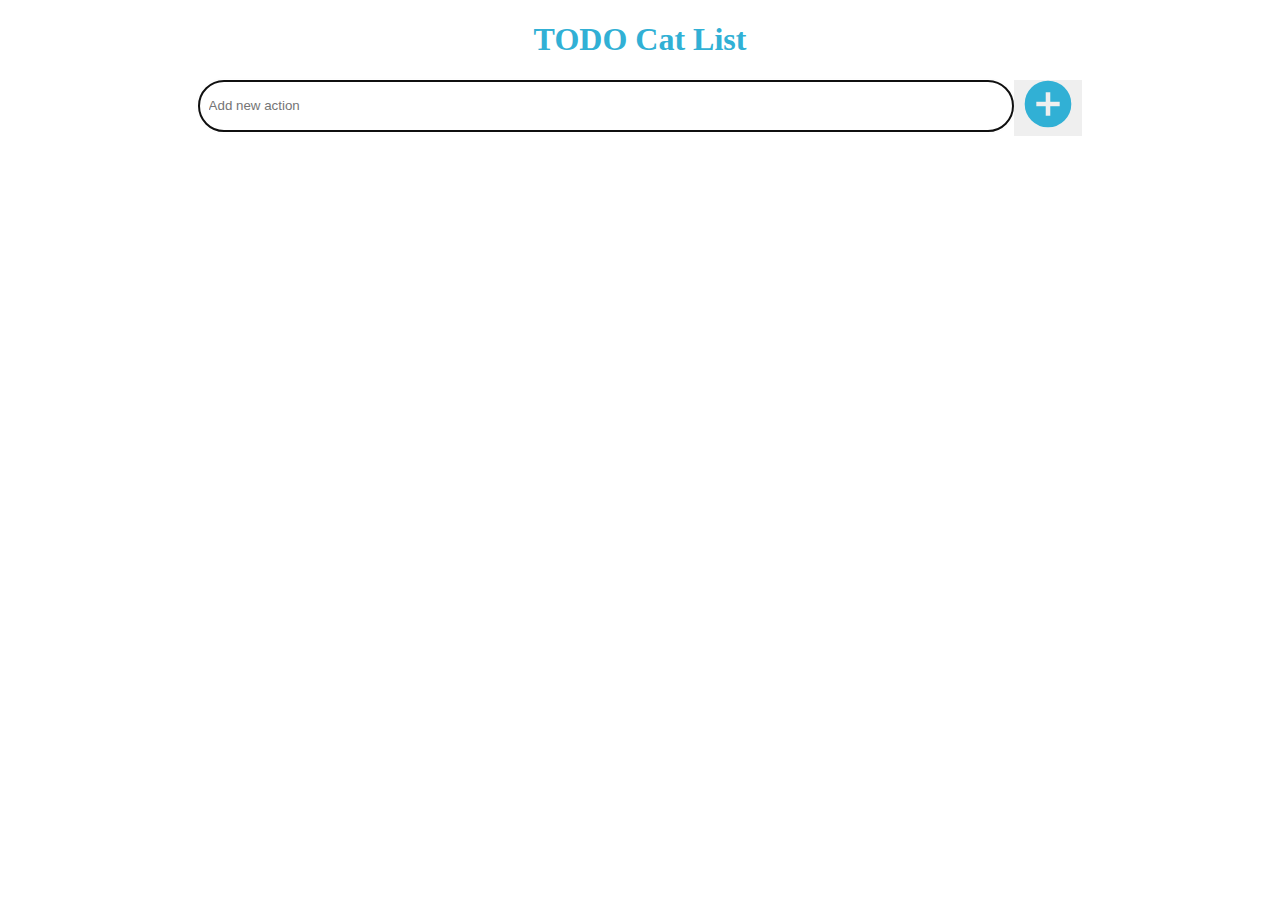
<file: FL11_HW11/index.html>
<!DOCTYPE html>
<html lang="en">
<head>
  <meta charset="UTF-8">
  <title>Homework 11 - TODO Cat List</title>
  <link rel="stylesheet" href="./assets/material-icons/material-icons.css">
  <link rel="stylesheet" href="./assets/styles.css">
</head>
<body>
  <div id="root">
  	<div class="wrapper">
	    <h1>TODO Cat List</h1>
	    <div id="alert"></div>
	    <div id="taskToDo">
	      <input id="input" type="text" aria-label="Enter a new todo item" placeholder="Add new action">
	      <button id="addBtn"><i class="material-icons">add_circle</i></button>
	    </div>
	    <div id="output">
	    </div>
	</div>	
  </div>

  <script src="./src/app.js"></script>
</body>
</html>
</file>
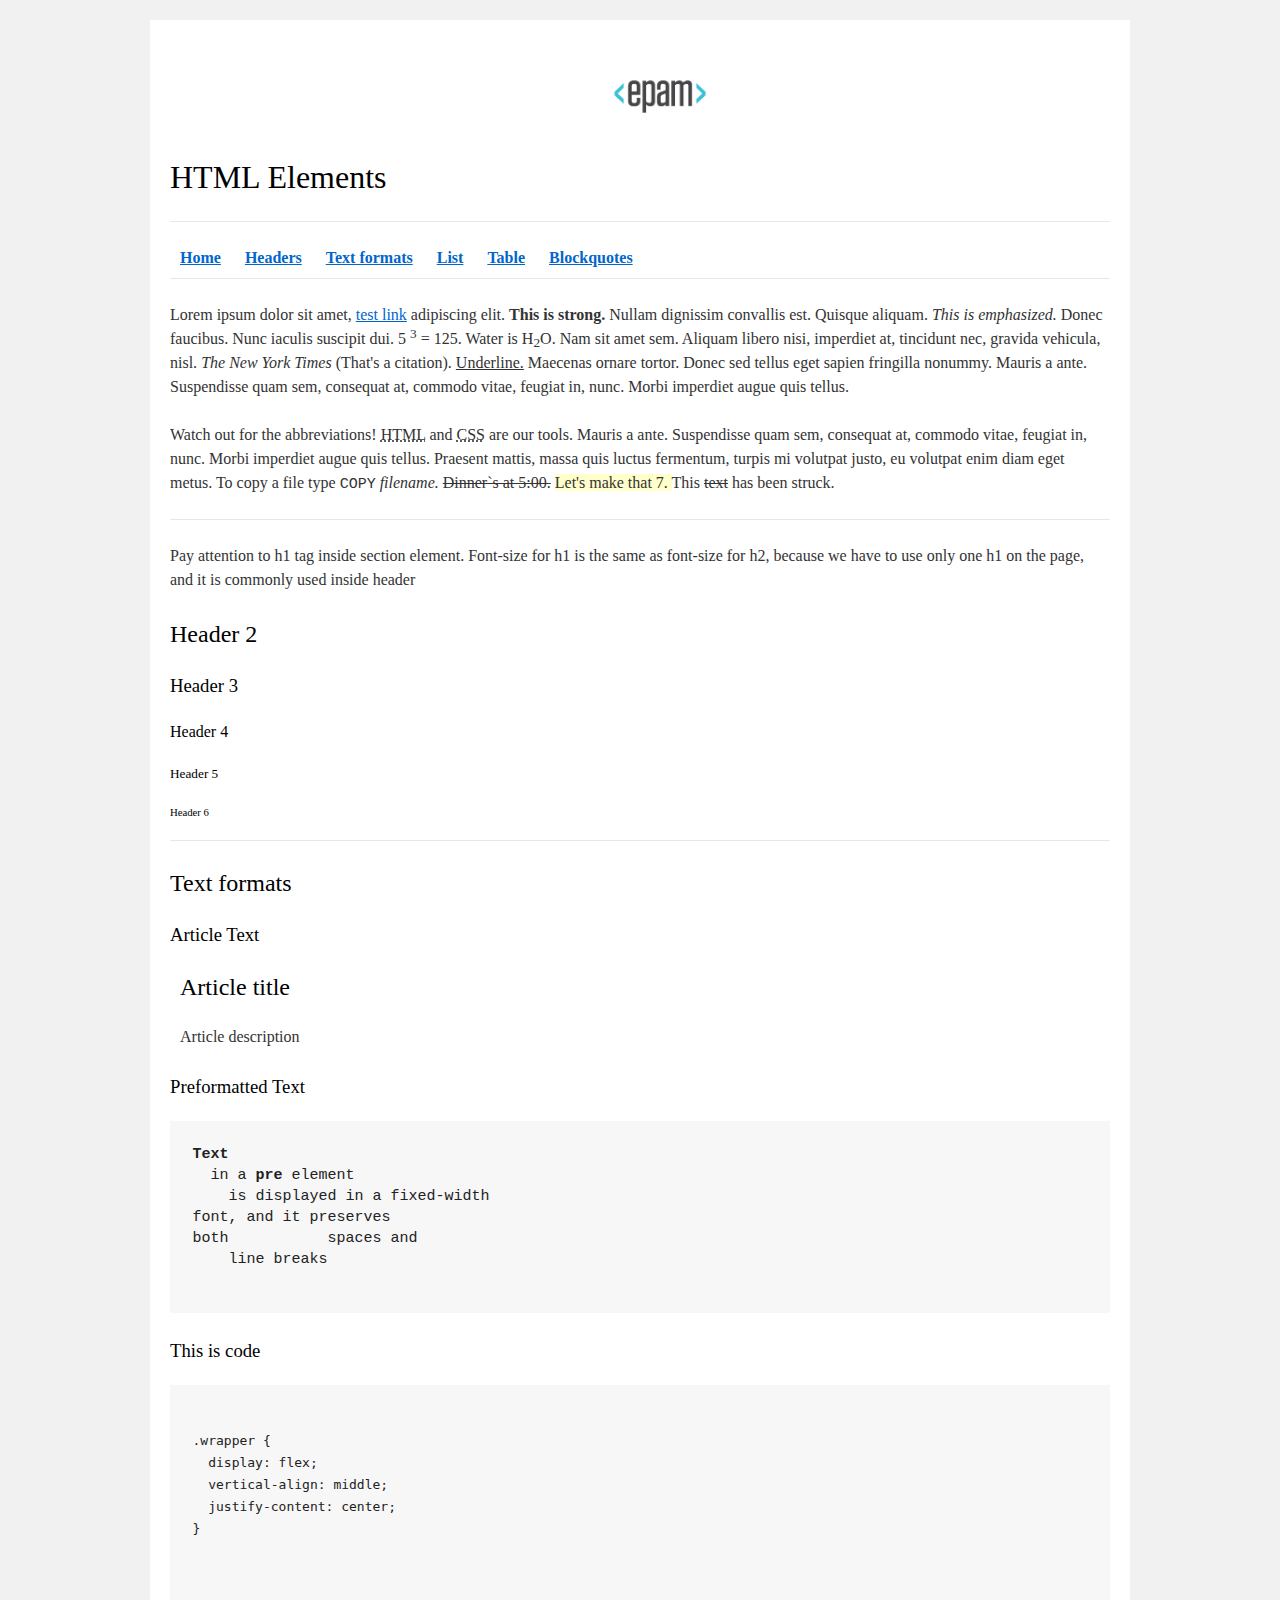
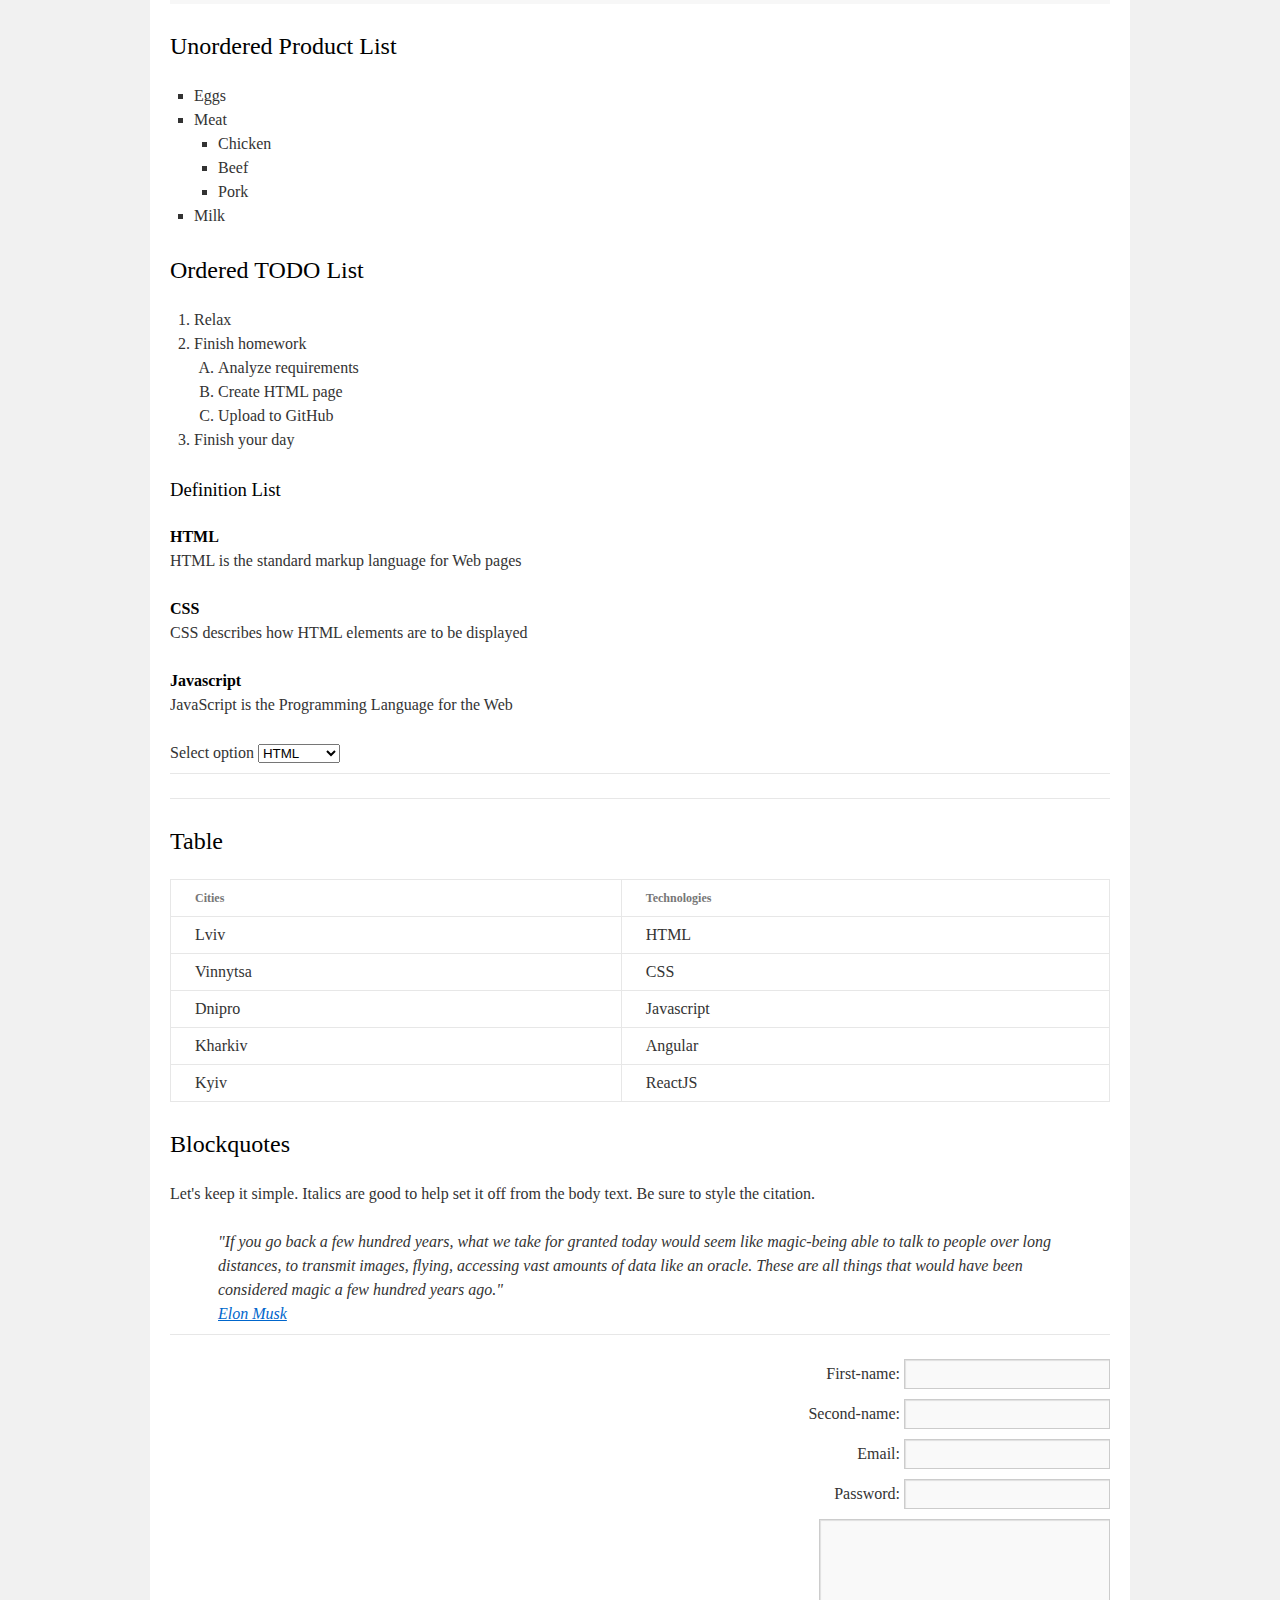
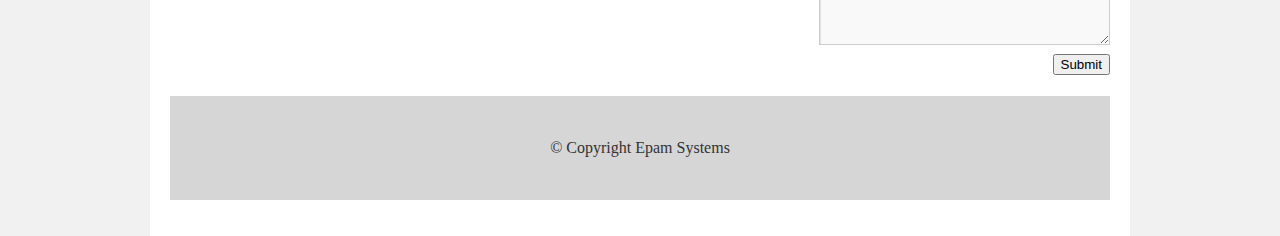
<file: FL11_HW1/homework/index.html>
<!DOCTYPE html>
<html lang="en">

<head>
  <meta charset="utf-8">
  <title>HTML Basics</title>
  <link rel="stylesheet" href="style.css">
</head>

<body>
  <div id="wrapper">
    <div id="main">
      <div id="container">
        <div id="content" role="main">
          <header>
          	<a href="https://www.epam.com/"><img src="logo.png" alt="logo"></a>
          	<h1 id="home">HTML Elements</h1>
          	<hr>
          	<nav>
          		<a href="#home"><strong>Home</strong></a>
          		<a href="#headers"><strong>Headers</strong></a>
          		<a href="#text-formats"><strong>Text formats</strong></a>
          		<a href="#list"><strong>List</strong></a>
          		<a href="#table"><strong>Table</strong></a>
          		<a href="#blockquotes"><strong>Blockquotes</strong></a>
          	</nav>
          	<hr>
          </header>
          <main>
          	<div>
	          	<p>Lorem ipsum dolor sit amet, <a href="#">test link</a> adipiscing elit. 
	          	<strong>This is strong.</strong> Nullam dignissim convallis est. 
	          	Quisque aliquam. 
	          	<em>This is emphasized.</em> Donec faucibus. 
	          	Nunc iaculis suscipit dui. 
	          	5 <sup>3</sup> = 125. 
	          	Water is H<sub>2</sub>O. 
	          	Nam sit amet sem. Aliquam libero nisi, imperdiet at, tincidunt nec, gravida vehicula, nisl. 
	          	<cite>The New York Times</cite> (That&#39;s a citation). 
	          	<u>Underline.</u> Maecenas ornare tortor. Donec sed tellus eget sapien fringilla nonummy. Mauris a ante. 
	          	Suspendisse quam sem, 
	          	consequat at, commodo vitae, feugiat in, nunc. 
	            Morbi imperdiet augue quis tellus.</p>

		        <p>Watch out for the abbreviations! 
		        <abbr title="Hyper Text Markup Language">HTML</abbr> and <abbr title="Cascading Style Sheets">CSS</abbr> are our tools. 
		        Mauris a ante. Suspendisse quam sem, consequat at, commodo vitae, feugiat in, nunc. 
		        Morbi imperdiet augue quis tellus. 
		        Praesent mattis, massa quis luctus fermentum, turpis mi volutpat justo, eu volutpat enim diam eget metus. 
		        To copy a file type <kbd>COPY</kbd> <em>filename.
		        </em> <del>Dinner`s at 5:00.</del> <ins>Let&#39;s make that 7.
		        </ins> This <s>text</s> has been struck.</p>
          	</div>
          	<hr>
          	<section id="headers">
          		<p>Pay attention to h1 tag inside section element. Font-size for h1 is the same as font-size for h2, 
          		because we have to use only one h1 on the page, and it is commonly used inside header</p>
          		<h2>Header 2</h2>
	          	<h3>Header 3</h3>
	          	<h4>Header 4</h4>
	          	<h5>Header 5</h5>
	          	<h6>Header 6</h6>
          	</section>
          	<hr>
          	<section id="text-formats">
          		<h2>Text formats</h2>
          		<h3>Article Text</h3>
          		<article>
          			<h2>Article title</h2>
          			<p>Article description</p>
          		</article>
          		<h3>Preformatted Text</h3>
				<pre>
<strong>Text</strong>
  in a <strong>pre</strong> element
    is displayed in a fixed-width
font, and it preserves
both           spaces and
    line breaks
				</pre>
				<h3>This is code</h3>
				<pre>
<code>
.wrapper {
  display: flex;
  vertical-align: middle;
  justify-content: center;
}
</code>
				</pre>
          	</section>
          	<section id="list">
          		<h2>Unordered Product List</h2>
          		<ul>
				    <li>Eggs</li>
				    <li>Meat
				        <ul>
				            <li>Chicken</li>
				            <li>Beef</li>
				            <li>Pork</li>
				        </ul>
				    </li>
				    <li>Milk</li>
				</ul>
				<h2>Ordered TODO List</h2>
	          	<ol>
	          		<li>Relax</li>
	          		<li>Finish homework
						<ol type="A">
							<li>Analyze requirements</li>
							<li>Create HTML page</li>
							<li>Upload to GitHub</li>
						</ol>
	          		</li>
	          		<li>Finish your day</li>
	          	</ol>
	          	<h3>Definition List</h3>
	          	<dl>
				    <dt>HTML</dt>
				        <dd>HTML is the standard markup language for Web pages</dd>
				    <dt>CSS</dt>
				        <dd>CSS describes how HTML elements are to be displayed</dd>
				    <dt>Javascript</dt>
				    	<dd>JavaScript is the Programming Language for the Web</dd>
				</dl>
				<label for="select">
					Select option
					<select id="select" name="select">
						<option value="red">HTML</option>
						<option value="green">CSS</option>
						<option value="BLUE">Javascript</option>
					</select>
				</label>
          	</section>
          	<hr>
          	<hr>
          	<section id="table">
          		<h2>Table</h2>
				<table>
				    <thead>
				        <tr>
				            <th>Cities</th>
				            <th>Technologies</th>
				        </tr>
				    </thead>
				    <tbody>
				        <tr>
				            <td>Lviv</td>
				            <td>HTML</td>
				        </tr>
				        <tr>
				            <td>Vinnytsa</td>
				            <td>CSS</td>
				        </tr>
				         <tr>
				            <td>Dnipro</td>
				            <td>Javascript</td>
				        </tr>
				        <tr>
				            <td>Kharkiv</td>
				            <td>Angular</td>
				        </tr>
				      	<tr>
				            <td>Kyiv</td>
				            <td>ReactJS</td>
				        </tr>
				    </tbody>
				</table>
          	</section>
          	<section id="blockquotes">
          		<h2>Blockquotes</h2>
          		<p>Let&#39;s keep it simple. Italics are good to help set it off from the body text. Be sure to style the citation.</p>
          		<blockquote>"If you go back a few hundred years, 
          		what we take for granted today would seem like magic-being able to talk to people over long distances, 
          		to transmit images, flying, accessing vast amounts of data like an oracle. 
          		These are all things that would have been considered magic a few hundred years ago."</blockquote>
          		<blockquote><a href="https://en.wikipedia.org/wiki/Elon_Musk">Elon Musk</a></blockquote>
          	</section>
          	<hr>
          	<form action="#" method="post">
          		<div>
          			<label for="first-name">First-name:</label>
          			<input id="first-name" type="text" name="first-name" required>
				</div>
          		<div>          	
          			<label for="second-name">Second-name:</label>
          			<input id="second-name" type="text" name="second-name" required>
          		</div>
          		<div>
	          		<label for="email">Email:</label>
	          		<input id="email" type="email" name="email" required>
          		</div>
				<div>
	          		<label for="password">Password:</label>
	          		<input id="password" type="password" name="password" required>
          		</div>
				<textarea name="textarea" cols="30" rows="5"></textarea>
				<div>
					<button type="submit" name="submit">Submit</button>
				</div>
          	</form>
          </main>
          <footer>
          		&copy; Copyright Epam Systems
          </footer>
        </div>
      </div>
    </div>
  </div>
</body>

</html>
</file>
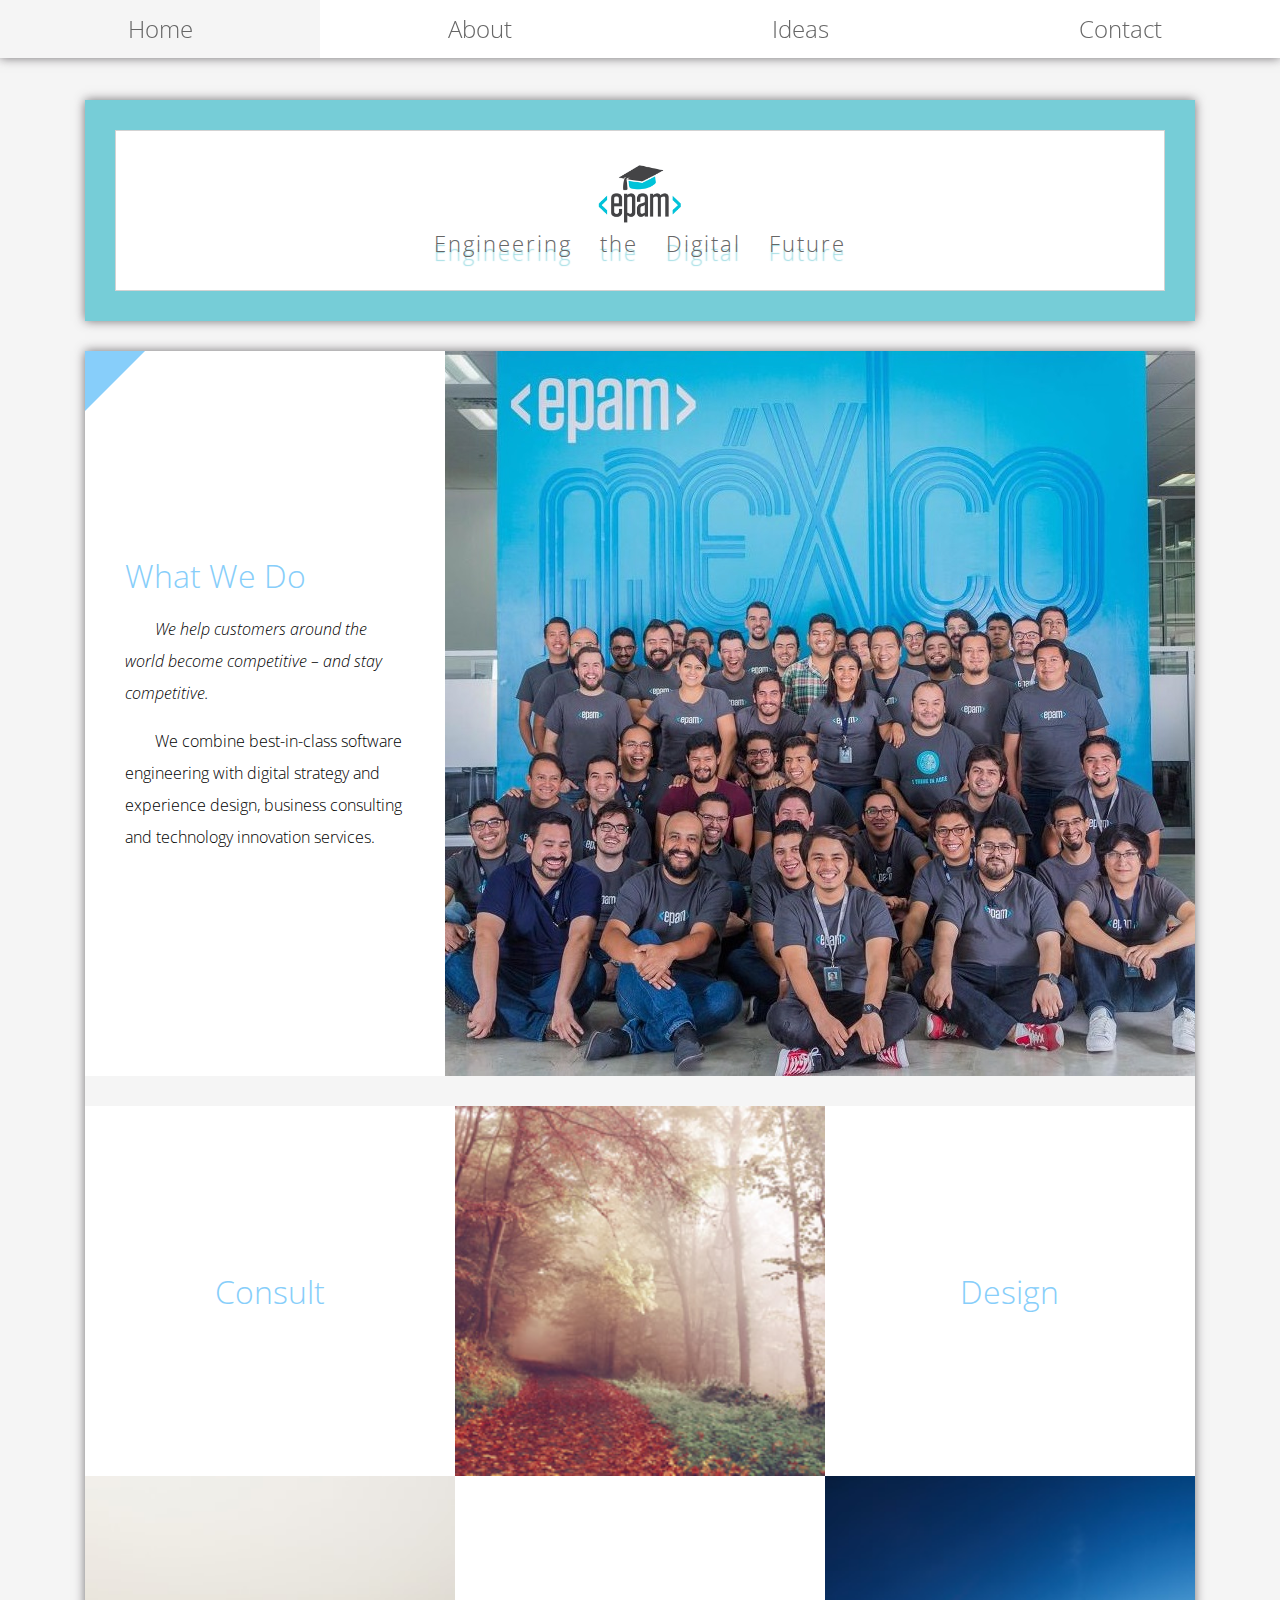
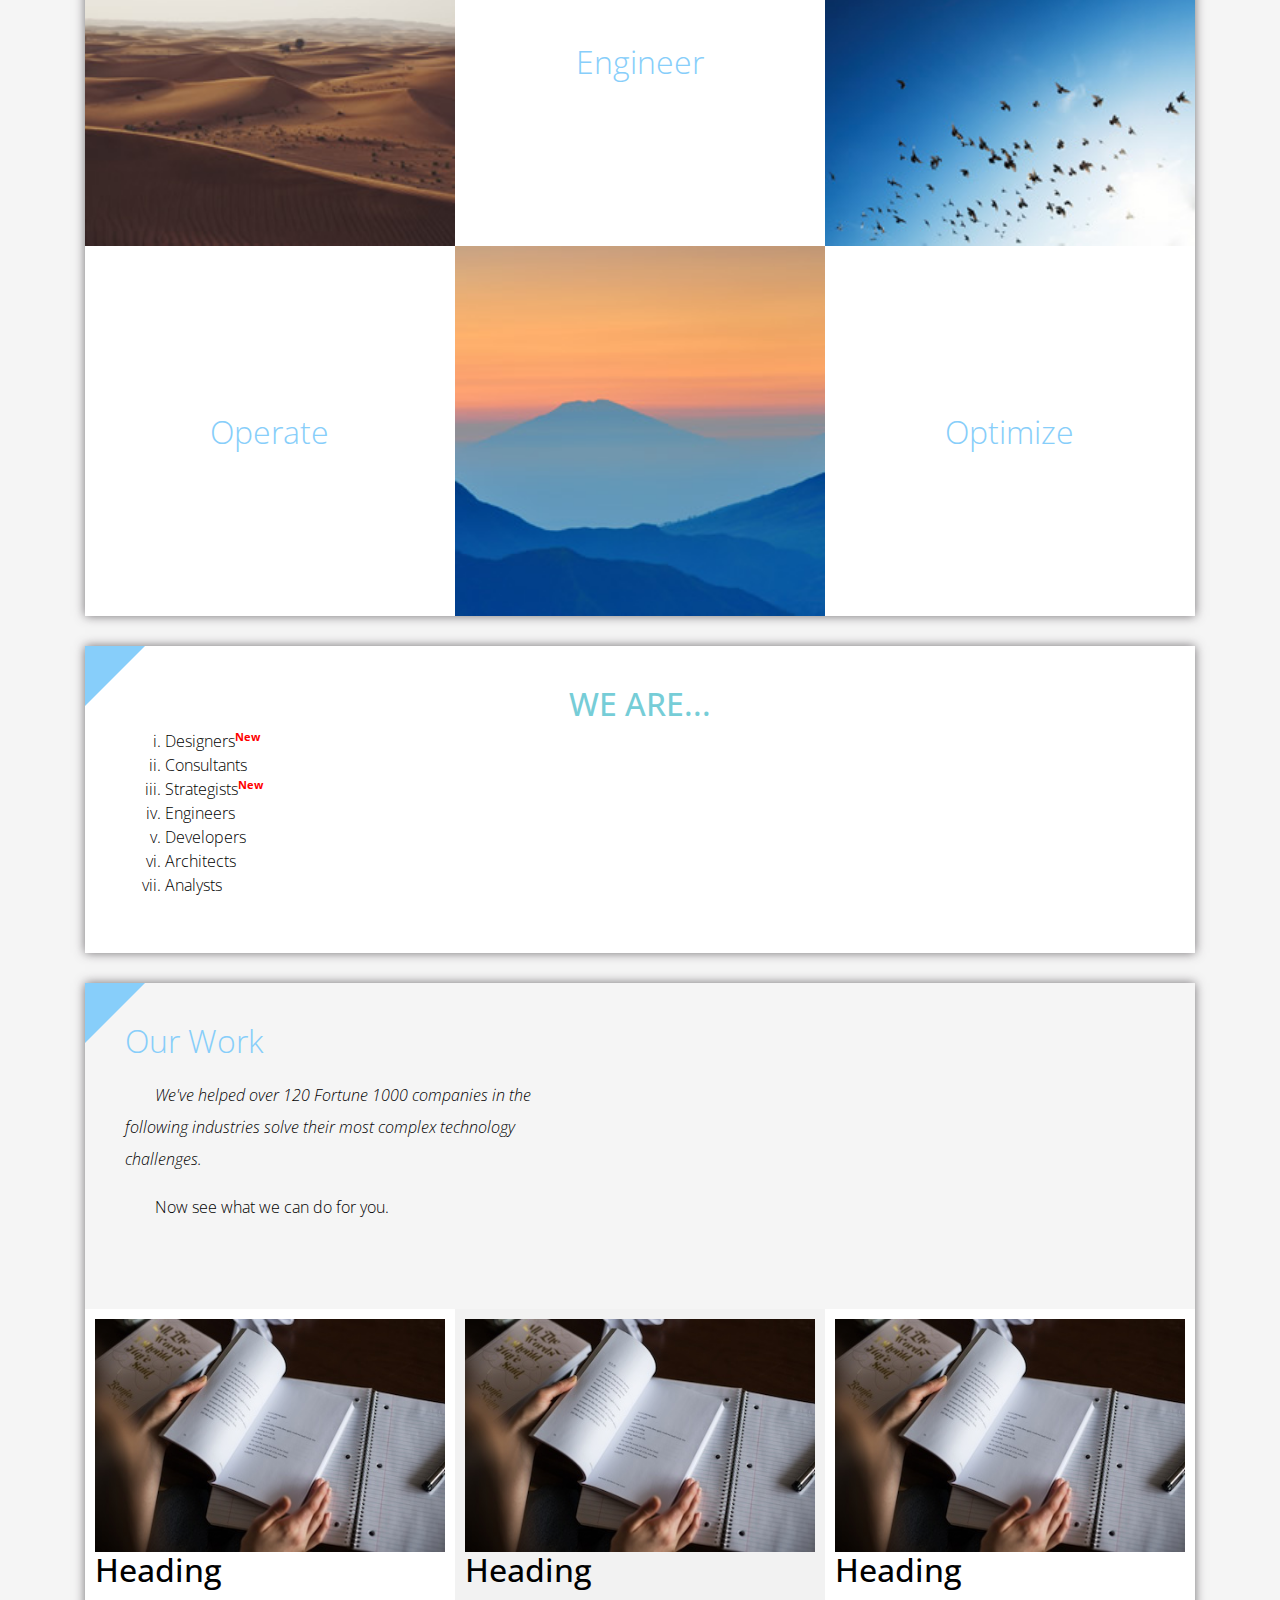
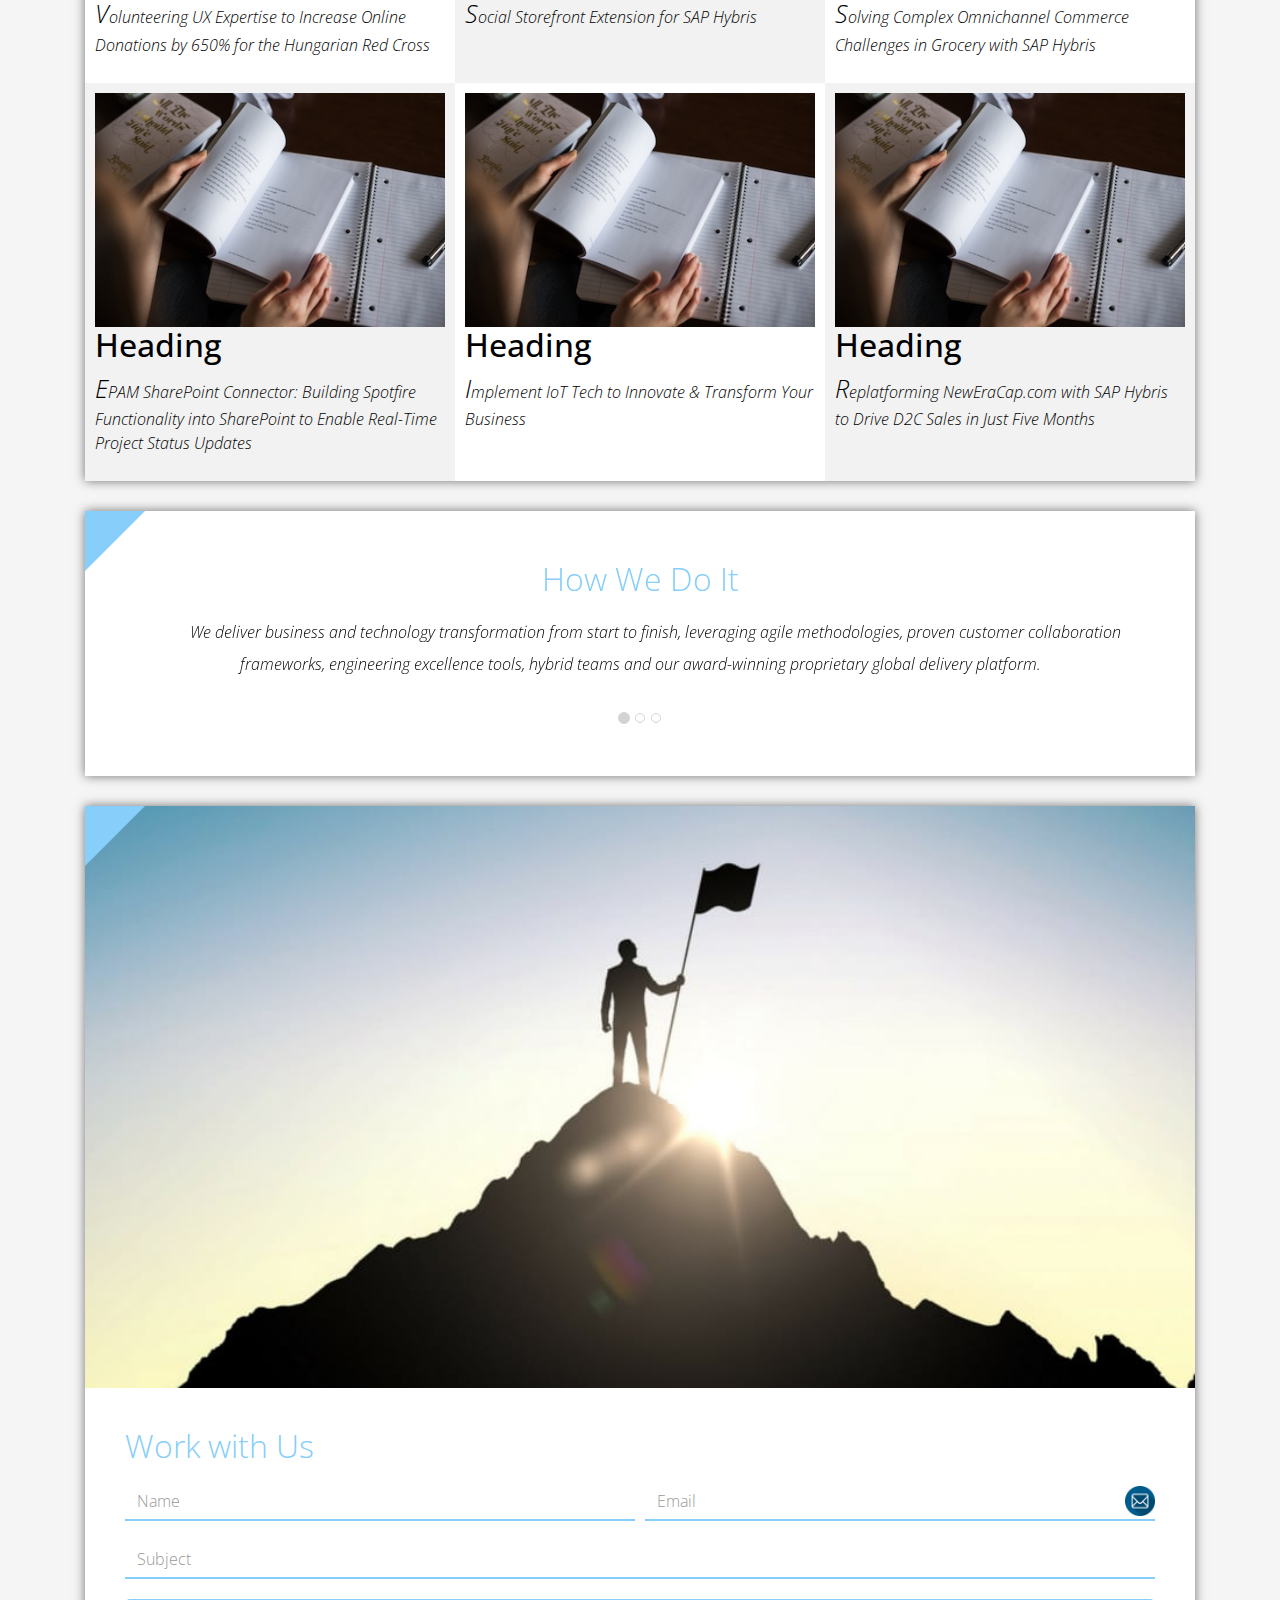
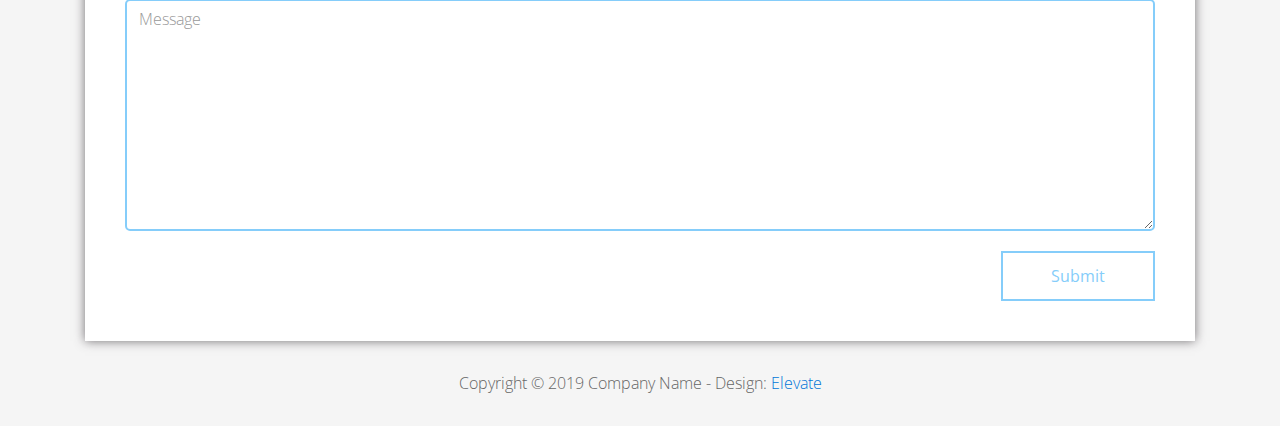
<file: FL11_HW2/homework/index.html>
<!DOCTYPE html>
<html lang="en">
<head>
  <meta charset="utf-8">
  <meta http-equiv="X-UA-Compatible" content="IE=edge">
  <meta name="viewport" content="width=device-width, initial-scale=1">

  <title>CSS Basics HW</title>



  <!-- load stylesheets -->
  <link rel="stylesheet" href="http://fonts.googleapis.com/css?family=Open+Sans:300,400">
  <!-- Google web font "Open Sans" -->
  <link rel="stylesheet" href="css/bootstrap.min.css">
  <!-- Bootstrap style -->
  <link rel="stylesheet" href="css/general.css">
  <link rel="stylesheet" href="css/style.css">
  <!-- Templatemo style -->
</head>

<body>
<div class="container">

  <div class="tm-sidebar">
    <nav class="tm-main-nav">
      <ul>
        <li class="tm-nav-item"><a href="#home" class="tm-nav-item-link">Home</a></li>
        <li class="tm-nav-item"><a href="#about" class="tm-nav-item-link">About</a></li>
        <li class="tm-nav-item"><a href="#ideas" class="tm-nav-item-link">Ideas</a></li>
        <li class="tm-nav-item"><a href="#contact" class="tm-nav-item-link">Contact</a></li>
      </ul>
    </nav>
  </div>

  <div class="tm-main-content">

    <div id="home" class="tm-content-box tm-content-header margin-b-10">
      <div class="tm-banner">
        <div class="tm-banner-inner">
          <img src="img/epam_logo.png" width="100" alt="">
          <p class="tm-banner-text">Engineering the Digital Future</p>
        </div>
      </div>
    </div>

    <section>
      <div class="tm-content-box flex-2-col">

        <div class="padding-medium flex-item tm-team-description-container flex-item">
          <h2 class="tm-section-title">What We Do</h2>
          <p class="tm-section-description">We help customers around the world become competitive – and stay competitive.</p>
          <p class="tm-section-description"> We combine best-in-class software engineering with digital strategy and experience design, business consulting and technology innovation services.</p>
        </div>
        <div class="flex-item tm-team-img">
          <img src="img/epam-mexico.jpg" alt="epam-mexico">
        </div>

      </div>

      <div id="about" class="tm-content-box">

        <ul class="boxes gallery-container">
          <li class="box box-bg">
            <h2 class="tm-section-title tm-section-title-box tm-box-bg-title">Consult</h2>
          </li>
          <li class="box">
            <a href="img/idea-large-01.jpg">
              <img src="img/idea-01.jpg" alt="Image" class="img-fluid thumbnail box-img">
            </a>
          </li>
          <li class="box box-bg">
            <h2 class="tm-section-title tm-section-title-box tm-box-bg-title">Design</h2>
          </li>
          <li class="box">
            <a href="img/idea-large-02.jpg">
              <img src="img/idea-02.jpg" alt="Image" class="img-fluid thumbnail box-img">
            </a>
          </li>
          <li class="box box-bg">
            <h2 class="tm-section-title tm-section-title-box tm-box-bg-title">Engineer</h2>
          </li>
          <li class="box">
            <a href="img/idea-large-03.jpg">
              <img src="img/idea-03.jpg" alt="Image" class="img-fluid thumbnail box-img">
            </a>
          </li>
          <li class="box box-bg">
            <h2 class="tm-section-title tm-section-title-box tm-box-bg-title">Operate</h2>
          </li>
          <li class="box">
            <a href="img/idea-large-04.jpg">
              <img src="img/idea-04.jpg" alt="Image" class="img-fluid thumbnail box-img">
            </a>
          </li>
          <li class="box box-bg">
            <h2 class="tm-section-title tm-section-title-box tm-box-bg-title">Optimize</h2>
          </li>
        </ul>

      </div>

    </section>

    <!-- slider -->
    <section class="heading tm-content-box">
      <div class="padding-medium">
        <h2> WE ARE...</h2>
        <ol>
          <li><a href="index.html" class="text">Designers</a></li>
          <li><a href="index.html">Consultants</a></li>
          <li><a href="#" class="text">Strategists</a></li>
          <li><a href="#">Engineers</a></li>
          <li><a href="#">Developers</a></li>
          <li><a href="#">Architects</a></li>
          <li><a href="#">Analysts</a></li>
        </ol>
      </div>
    </section>

    <section class="blocks">
      <div class="padding-medium flex-item tm-team-description-container">
        <h2 class="tm-section-title">Our Work</h2>
        <p class="tm-section-description">We've helped over 120 Fortune 1000 companies in the following industries solve their most complex technology challenges. </p>
        <p class="tm-section-description"> Now see what we can do for you.</p>
      </div>
      <div class="tm-content-box flex-2-col">
      </div>
      <div  class="tm-content-box">
        <ul class="boxes gallery-container">
          <li class="box box-work">
            <img src="img/study.jpeg" alt="Image" class="img-fluid">
            <div>
              <h2>Heading</h2>
              <p>Volunteering UX Expertise to Increase Online Donations by 650% for the Hungarian Red Cross</p>
            </div>
          </li>
          <li class="box box-work">
            <img src="img/study.jpeg" alt="Image" class="img-fluid">
            <div>
              <h2>Heading</h2>
              <p>Social Storefront Extension for SAP Hybris</p>
            </div>
          </li>
          <li class="box box-work">
            <img src="img/study.jpeg" alt="Image" class="img-fluid">
            <div>
              <h2>Heading</h2>
              <p>Solving Complex Omnichannel Commerce Challenges in Grocery with SAP Hybris</p>
            </div>
          </li>
          <li class="box box-work">
            <img src="img/study.jpeg" alt="Image" class="img-fluid">
            <div>
              <h2>Heading</h2>
              <p>EPAM SharePoint Connector: Building Spotfire Functionality into SharePoint to Enable Real-Time Project Status Updates</p>
            </div>
          </li>
          <li class="box box-work">
            <img src="img/study.jpeg" alt="Image" class="img-fluid">
            <div>
              <h2>Heading</h2>
              <p>Implement IoT Tech to Innovate &amp; Transform Your Business</p>
            </div>
          </li>
          <li class="box box-work">
            <img src="img/study.jpeg" alt="Image" class="img-fluid">
            <div>
              <h2>Heading</h2>
              <p>Replatforming NewEraCap.com with SAP Hybris to Drive D2C Sales in Just Five Months</p>
            </div>
          </li>
        </ul>

      </div>
    </section>

    <section id="ideas">
      <div id="tmCarousel" class="carousel slide tm-content-box" data-ride="carousel">

        <ol class="carousel-indicators">
          <li data-target="#tmCarousel" data-slide-to="0" class="active"></li>
          <li data-target="#tmCarousel" data-slide-to="1" class=""></li>
          <li data-target="#tmCarousel" data-slide-to="2" class=""></li>
        </ol>

        <div class="carousel-inner" role="listbox">

          <div class="carousel-item active">
            <div class="carousel-content">
              <div class="flex-item">
                <h2 class="tm-section-title">How We Do It</h2>
                <p class="tm-section-description carousel-description">We deliver business and technology transformation from start to finish, leveraging agile methodologies, proven customer collaboration frameworks, engineering excellence tools, hybrid teams and our award-winning proprietary global delivery platform.</p>
              </div>
            </div>
          </div>

          <div class="carousel-item">
            <div class="carousel-content">
              <div class="flex-item">
                <h2 class="tm-section-title">Our Clients</h2>
                <p class="tm-section-description carousel-description">Lorem ipsum dolor sit amet,
                  consectetur adipiscing elit. Quisque vel nisi pharetra nibh varius pharetra ac
                  sagittis nisi. Etiam pharetra vestibulum hendrerit. Pellentesque interdum metus
                  sed massa rutrum.</p>
              </div>
            </div>
          </div>

          <div class="carousel-item">
            <div class="carousel-content">
              <div class="flex-item">
                <h2 class="tm-section-title">Our Projects</h2>
                <p class="tm-section-description carousel-description">Donec ex libero, fringilla
                  vitae purus sit amet, rhoncus pharetra lorem. Pellentesque id sem id lacus
                  ultricies vehicula. Aliquam rutrum mi non. Pellentesque interdum metus sed massa
                  rutrum.</p>
              </div>
            </div>
          </div>

        </div>

      </div>
    </section>

    <section class="tm-content-box">
      <img src="img/contact-us.jpg" alt="Contact image" class="img-fluid img-contact-us">

      <div id="contact" class="padding-medium">
        <h2 class="tm-section-title">Work with Us</h2>
        <form action="#contact" method="get" class="contact-form">

          <div class="form-group col-xs-12 col-sm-12 col-md-6 col-lg-6 form-group-2-col-left">
            <input type="text" id="contact_name" name="contact_name" class="form-control"
                   placeholder="Name" required/>
          </div>
          <div class="form-group col-xs-12 col-sm-12 col-md-6 col-lg-6 form-group-2-col-right mandatory-field">
            <input type="email" id="contact_email" name="contact_email" class="form-control"
                   placeholder="Email" required/>
          </div>
          <div class="form-group">
            <input type="text" id="contact_subject" name="contact_subject" class="form-control"
                   placeholder="Subject" required/>
          </div>
          <div class="form-group">
            <textarea id="contact_message" name="contact_message" class="form-control" rows="9"
                      placeholder="Message" required></textarea>
          </div>

          <button type="submit" class="btn btn-primary submit-btn">Submit</button>

        </form>
      </div>
    </section>

    <footer class="tm-footer">
      <p class="text-xs-center">Copyright &copy; 2019 Company Name

        - Design: <a rel="nofollow" href="http://www.templatemo.com/tm-481-elevate"
                     target="_parent">Elevate</a></p>
    </footer>

  </div>

</div>

</body>
</html>
</file>
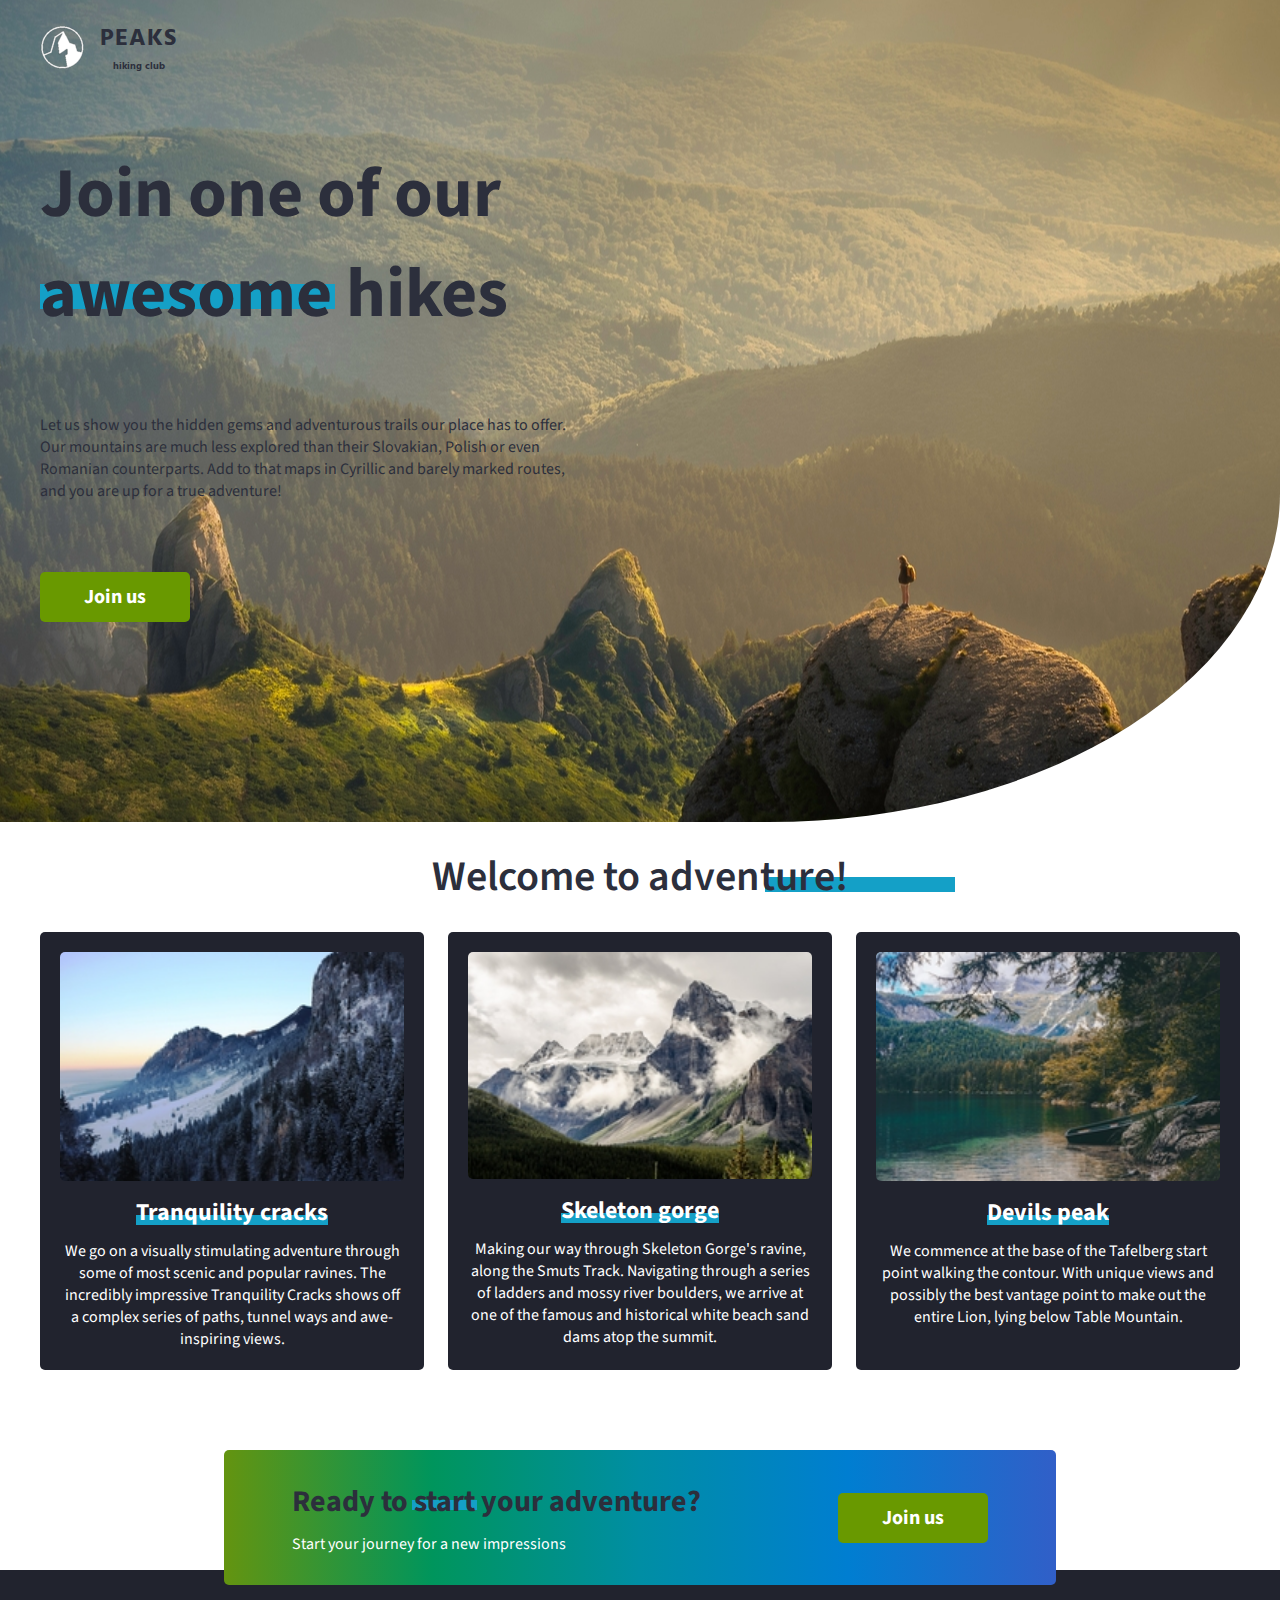
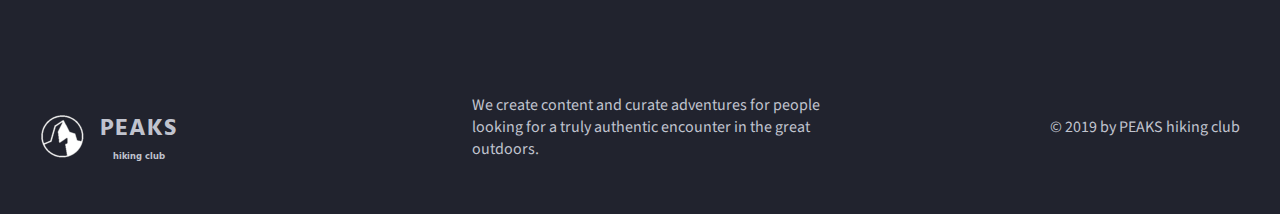
<file: FL11_HW3/homework/index.html>
<!DOCTYPE html>
<html lang="en">

  <head>
    <meta charset="UTF-8">
    <meta name="viewport" content="width=device-width, initial-scale=1.0">
    <meta http-equiv="X-UA-Compatible" content="ie=edge">
    <link href="https://fonts.googleapis.com/css?family=Hind:400,600%7CSource+Sans+Pro:400,600,700%7CFresca" rel="stylesheet"/>

    <!-- Styles should be switched here: -->

    <link rel="stylesheet" type="text/css" href="css/style1.css">
<!--     <link rel="stylesheet" type="text/css" href="css/style2.css">-->

    <title>PEAKS hiking club</title>
  </head>

  <body>
    <header class="header">
      <div class="header-wrap">
        <div class="landing-logo">
          <img src="img/m-logo.png" alt="logo" />
          <p>PEAKS<span>hiking club</span></p>
        </div>
        <p class="header_heading">
          Join one of our awesome hikes
        </p>
        <p class="header_text">
          Let us show you the hidden gems and adventurous trails our place has to offer.
          Our mountains are much less explored than their Slovakian,
          Polish or even Romanian counterparts. Add to that maps in Cyrillic and barely marked routes,
          and you are up for a true adventure!
        </p>
        <button class="header_button">Join us</button>
      </div>
    </header>
    <main class="section">
      <p class="section_text">
        Welcome to adventure!
      </p>
      <div class="section_card_wrap">
        <div class="section_card">
          <img class="section_card_img"
               src="img/m-1.jpg"
               alt="experts"/>
          <p class="section_card_heading">
            Tranquility cracks
            <span class="section_card_underline"></span>
          </p>
          <p class="section_card_text">
            We go on a visually stimulating adventure through some of most scenic and popular ravines.
            The incredibly impressive Tranquility Cracks shows off a complex series of paths, tunnel ways and awe-inspiring views.
          </p>
        </div>
        <div class="section_card">
          <img class="section_card_img"
               src="img/m-2.jpg"
               alt="content formats"/>
          <p class="section_card_heading">
            Skeleton gorge
            <span class="section_card_underline"></span>
          </p>
          <p class="section_card_text">
            Making our way through Skeleton Gorge's ravine, along the Smuts Track.
            Navigating through a series of ladders and mossy river boulders, we arrive at one of the famous and historical white beach sand dams atop the summit.
          </p>
        </div>
        <div class="section_card">
          <img class="section_card_img"
               src="img/m-3.jpg"
               alt="certificate"/>
          <p class="section_card_heading">
            Devils peak
            <span class="section_card_underline"></span>
          </p>
          <p class="section_card_text">
            We commence at the base of the Tafelberg start point walking the contour.
            With unique views and possibly the best vantage point to make out the entire Lion, lying below Table Mountain.
          </p>
        </div>
      </div>
      <div class="section_banner">
        <div class="section_banner_text_wrap">
          <p class="section_banner_heading">
            Ready to start your adventure?
          </p>
          <p class="section_banner_text">
            Start your journey for a new impressions
          </p>
        </div>
        <button class="section_banner_button">Join us</button>
      </div>
    </main>
    <footer class="footer">
      <div class="footer-wrap">
        <div class="footer_logo landing-logo">
          <img src="img/m-logo.png" alt="logo" />
          <p>PEAKS<span>hiking club</span></p>
        </div>
        <p class="footer_text">
          We create content  and curate adventures for  people looking for a truly authentic encounter in the great outdoors.
        </p>
        <span class="footer-cr">
          &copy; 2019 by PEAKS hiking club
        </span>
      </div>
    </footer>
  </body>

</html>
</file>
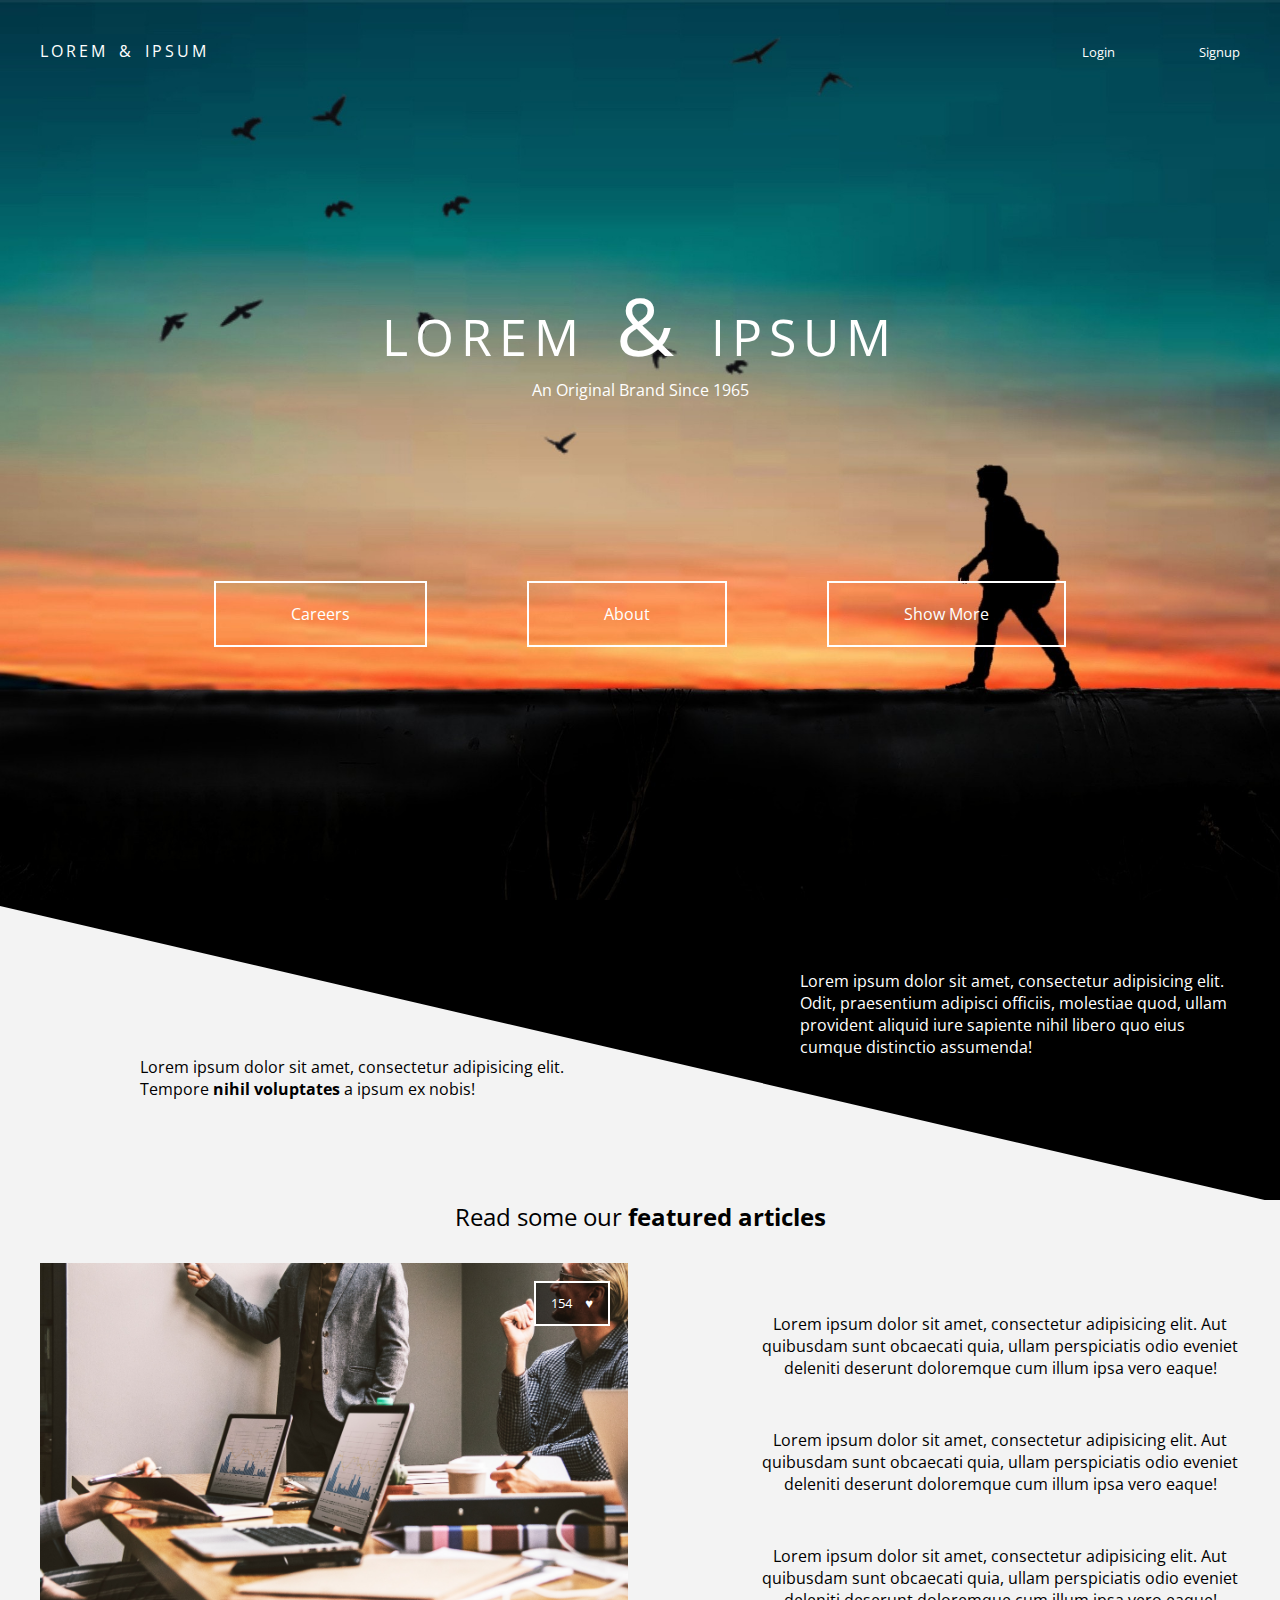
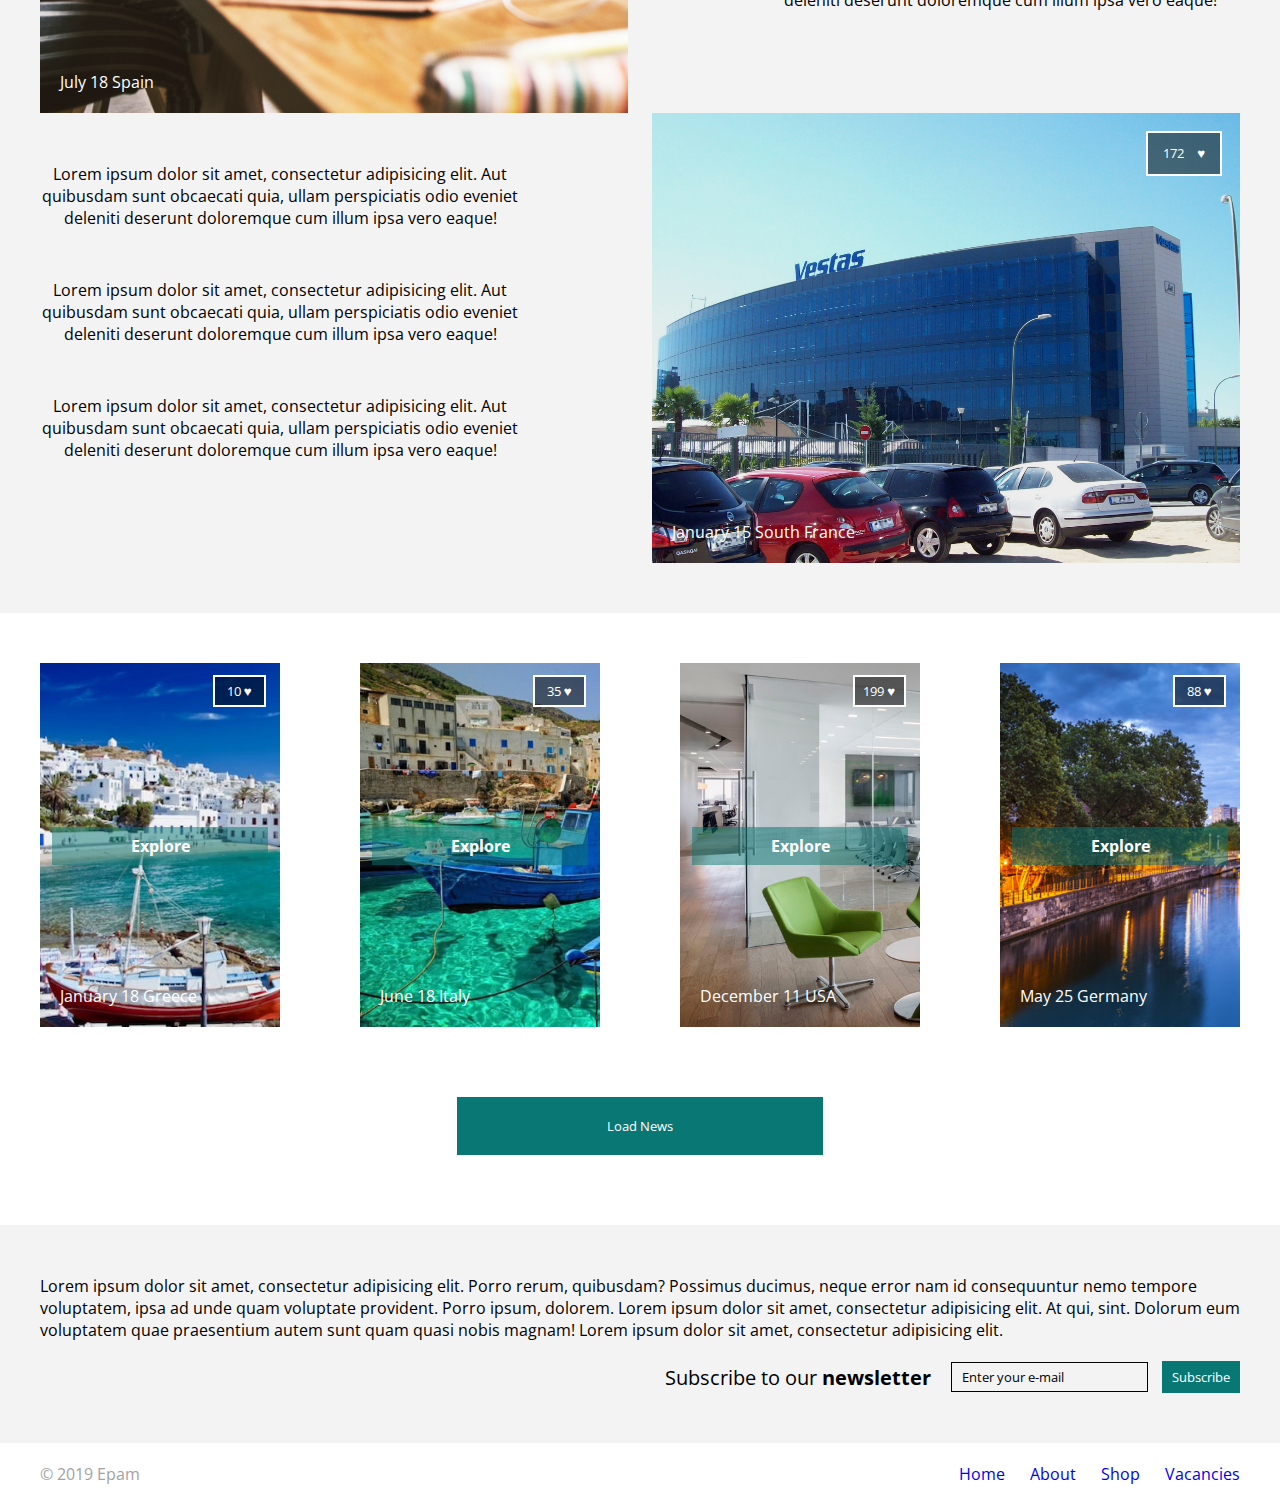
<file: FL11_HW4/homework/index.html>
<!DOCTYPE html>
<html lang="zxx">

  <head>
    <meta charset="UTF-8">
    <meta name="viewport" content="width=device-width, initial-scale=1.0">
    <meta http-equiv="X-UA-Compatible" content="ie=edge">
    <link rel="stylesheet" href="css/style.css">
    <link href="https://fonts.googleapis.com/css?family=Open+Sans:300,400,700&display=swap" rel="stylesheet">


    <title>Homework4</title>
  </head>

  <body>
    <header>
      <div class="container">
        <a href="#" class="logo uppercase">lorem &amp; ipsum</a>
        <div class="log">
          <button class="capitalize">login</button>
          <button class="capitalize">signup</button>
        </div>
      </div>
    </header>
    <main>
      <section class="menu">
          <div class="container">
             <h1 class="uppercase">lorem<span>&amp;</span>ipsum</h1>
             <p class="capitalize">an original brand since 1965</p>
             <div class="navigation">
                <a class="capitalize" href="#">careers</a>
                <a class="capitalize" href="#">about</a>
                <a class="capitalize" href="#">show more</a>
              </div>
          </div>
      </section>
      <div class="triangles-back">
          <p class="triangle-text">Lorem ipsum dolor sit amet, consectetur adipisicing elit. Odit, praesentium adipisci officiis, molestiae quod, ullam provident aliquid iure sapiente nihil libero quo eius cumque distinctio assumenda!</p>
          <div class="triangle">
            <p class="text-inside">
              Lorem ipsum dolor sit amet, consectetur adipisicing elit. Tempore <span>nihil voluptates</span> a ipsum ex nobis!
            </p>
          </div>
      </div>
      <section class="articles">
        <h2>read some our <span>featured articles</span></h2>
        <div class="container">
          <div class="article">
            <div class="article-ava-one">
              <button>154 <span>&hearts;</span></button>
              <p>july 18 spain</p>
            </div>
            <article>
              <p>Lorem ipsum dolor sit amet, consectetur adipisicing elit. Aut quibusdam sunt obcaecati quia, ullam perspiciatis odio eveniet deleniti deserunt doloremque cum illum ipsa vero eaque!</p>
              <p>Lorem ipsum dolor sit amet, consectetur adipisicing elit. Aut quibusdam sunt obcaecati quia, ullam perspiciatis odio eveniet deleniti deserunt doloremque cum illum ipsa vero eaque!</p>
              <p>Lorem ipsum dolor sit amet, consectetur adipisicing elit. Aut quibusdam sunt obcaecati quia, ullam perspiciatis odio eveniet deleniti deserunt doloremque cum illum ipsa vero eaque!</p>
            </article>
          </div>
          <div class="article">
            <article class="article-two">
              <p>Lorem ipsum dolor sit amet, consectetur adipisicing elit. Aut quibusdam sunt obcaecati quia, ullam perspiciatis odio eveniet deleniti deserunt doloremque cum illum ipsa vero eaque!</p>
              <p>Lorem ipsum dolor sit amet, consectetur adipisicing elit. Aut quibusdam sunt obcaecati quia, ullam perspiciatis odio eveniet deleniti deserunt doloremque cum illum ipsa vero eaque!</p>
              <p>Lorem ipsum dolor sit amet, consectetur adipisicing elit. Aut quibusdam sunt obcaecati quia, ullam perspiciatis odio eveniet deleniti deserunt doloremque cum illum ipsa vero eaque!</p>
            </article>
            <div class="article-ava-two">
              <button>172 <span>&hearts;</span></button>
              <p>january 15 south france</p>
            </div>
          </div>
        </div>
      </section>
      <section class="offers">
        <div class="container">
          <div class="offer-one">
            <button class="like">10 <span>&hearts;</span></button>
            <button class="explore">explore</button>
            <p>january 18 greece</p>
          </div>
          <div class="offer-two">
            <button class="like">35 <span>&hearts;</span></button>
            <button class="explore">explore</button>
            <p>june 18 italy</p>
          </div>
          <div class="offer-three">
            <button class="like">199 <span>&hearts;</span></button>
            <button class="explore">explore</button>
            <p>december 11 USA</p>
          </div>
          <div class="offer-four">
            <button class="like">88 <span>&hearts;</span></button>
            <button class="explore">explore</button>
            <p>may 25 germany</p>
          </div>
        </div>
        <div class="container">
          <button class="news">load news</button>
        </div>
      </section>
      <section class="subscribe">
        <div class="container">
          <p>Lorem ipsum dolor sit amet, consectetur adipisicing elit. Porro rerum, quibusdam? Possimus ducimus, neque error nam id consequuntur nemo tempore voluptatem, ipsa ad unde quam voluptate provident. Porro ipsum, dolorem. Lorem ipsum dolor sit amet, consectetur adipisicing elit. At qui, sint. Dolorum eum voluptatem quae praesentium autem sunt quam quasi nobis magnam! Lorem ipsum dolor sit amet, consectetur adipisicing elit.</p>
          <div>
            <p>subscribe to our <span>newsletter</span></p>
            <form action="get">
              <input type="email" placeholder="Enter your e-mail">
              <button>subscribe</button>
            </form>
          </div>
        </div>
      </section>
    </main>
    <footer>
      <div class="container">
        <p>&copy; 2019 epam</p>
        <nav>
          <ul>
            <li><a href="#">home</a></li>
            <li><a href="#">about</a></li>
            <li><a href="#">shop</a></li>
            <li><a href="#">vacancies</a></li>
          </ul>
        </nav>
      </div>
    </footer>
  </body>

</html>
</file>
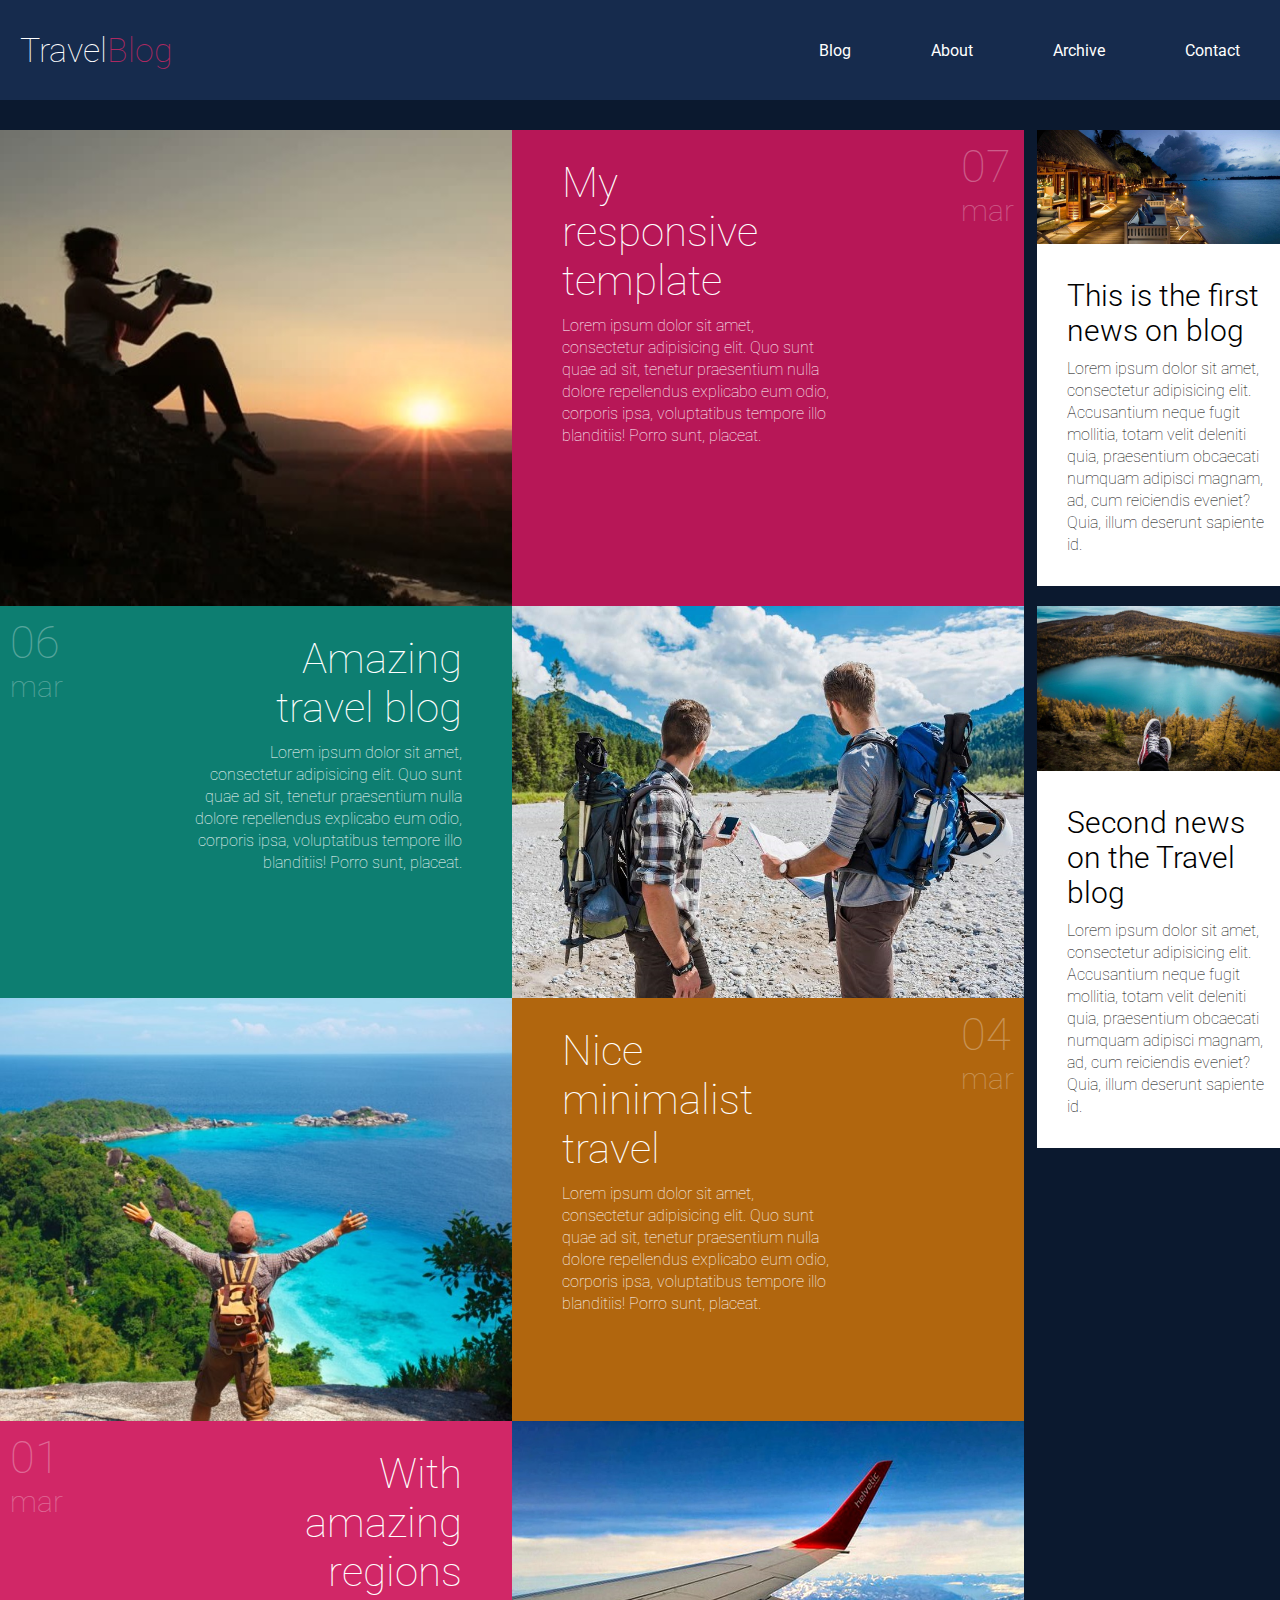
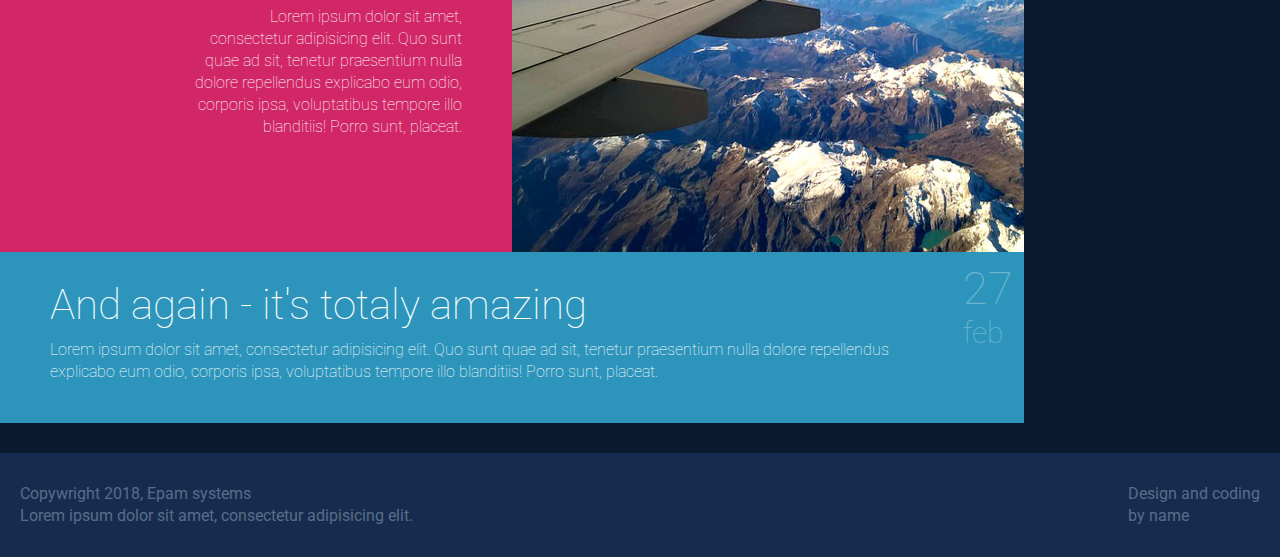
<file: FL11_HW5/homework/index.html>
<!DOCTYPE html>
<html lang="zxx">
<head>
  <meta charset="UTF-8">
  <meta name="viewport" content="width=device-width, initial-scale=1.0">
  <meta http-equiv="X-UA-Compatible" content="ie=edge">
  <link rel="stylesheet" href="css/styles.css">
  <link href='https://fonts.googleapis.com/css?family=Roboto:400,100,300,700&subset=latin,latin-ext' rel='stylesheet' type='text/css'>
  <link rel="stylesheet" href="https://use.fontawesome.com/releases/v5.9.0/css/all.css" integrity="sha384-i1LQnF23gykqWXg6jxC2ZbCbUMxyw5gLZY6UiUS98LYV5unm8GWmfkIS6jqJfb4E" crossorigin="anonymous">      
  <title>Responsive</title>
</head>
<body>
	<header>
		<div class="burger-menu">
			<i class="fas fa-bars fa-2x"></i>
		</div>
		<a class="logo" href="#">travel<span>Blog</span></a>
		<nav>
			<ul>
				<li><a href="#">blog</a></li>
				<li><a href="#">about</a></li>
				<li><a href="#">archive</a></li>
				<li><a href="#">contact</a></li>
			</ul>
		</nav>
	</header>
	<main>
		<div class="container">
			<div class="posts post-1">
				<div class="post">
					<img class="post post-1" src="img/post1.jpg" alt="post1">
					<div class="post-describe post-1">
						<div class="time"><span>07</span> mar</div>
						<article>
							<h2>my responsive template</h2>
							<p>Lorem ipsum dolor sit amet, consectetur adipisicing elit. Quo sunt quae ad sit, tenetur praesentium nulla dolore repellendus explicabo eum odio, corporis ipsa, voluptatibus tempore illo blanditiis! Porro sunt, placeat.</p>
						</article>
					</div>
				</div>
				<div class="post post-2">
					<img src="img/post2.jpg" alt="post2">
					<div class="post-describe post-2">
						<div class="time"><span>06</span> mar</div>
						<article>
						<h2>amazing travel blog</h2>
						<p>Lorem ipsum dolor sit amet, consectetur adipisicing elit. Quo sunt quae ad sit, tenetur praesentium nulla dolore repellendus explicabo eum odio, corporis ipsa, voluptatibus tempore illo blanditiis! Porro sunt, placeat.</p>
						</article>
					</div>
				</div>
				<div class="post post-3">
					<img src="img/post3.jpg" alt="post3">
					<div class="post-describe post-3">
						<div class="time"><span>04</span> mar</div>
						<article>
						<h2>nice minimalist travel</h2>
						<p>Lorem ipsum dolor sit amet, consectetur adipisicing elit. Quo sunt quae ad sit, tenetur praesentium nulla dolore repellendus explicabo eum odio, corporis ipsa, voluptatibus tempore illo blanditiis! Porro sunt, placeat.</p>
						</article>
					</div>
				</div>
				<div class="post post-4">
					<img src="img/post4.jpg" alt="post4">
					<div class="post-describe post-4">
						<div class="time"><span>01</span> mar</div>
						<article>
						<h2>with amazing regions</h2>
						<p>Lorem ipsum dolor sit amet, consectetur adipisicing elit. Quo sunt quae ad sit, tenetur praesentium nulla dolore repellendus explicabo eum odio, corporis ipsa, voluptatibus tempore illo blanditiis! Porro sunt, placeat.</p>
						</article>
					</div>
				</div>
				<div class="post post-5">
					<div class="post-describe post-5 post-end">
						<div class="time"><span>27</span> feb</div>
						<article>
						<h2>and again - it's totaly amazing</h2>
						<p>Lorem ipsum dolor sit amet, consectetur adipisicing elit. Quo sunt quae ad sit, tenetur praesentium nulla dolore repellendus explicabo eum odio, corporis ipsa, voluptatibus tempore illo blanditiis! Porro sunt, placeat.</p>
						</article>
					</div>
				</div>
			</div>
			<aside>
				<div class="news">
					<img src="img/news1.jpg" alt="news1">
					<div class="frame">
						<h3>this is the first news on blog</h3>
						<p>Lorem ipsum dolor sit amet, consectetur adipisicing elit. Accusantium neque fugit mollitia, totam velit deleniti quia, praesentium obcaecati numquam adipisci magnam, ad, cum reiciendis eveniet? Quia, illum deserunt sapiente id.</p>
					</div>
				</div>
				<div class="news">
					<img src="img/news2.jpg" alt="news2">
					<div class="frame">
						<h3>second news on the Travel blog</h3>
						<p>Lorem ipsum dolor sit amet, consectetur adipisicing elit. Accusantium neque fugit mollitia, totam velit deleniti quia, praesentium obcaecati numquam adipisci magnam, ad, cum reiciendis eveniet? Quia, illum deserunt sapiente id.</p>
					</div>
				</div>
			</aside>
		</div>
	</main>
	<footer>
		<div>
			<p>Сopywright 2018, Epam systems</p>
			<p>Lorem ipsum dolor sit amet, consectetur adipisicing elit.</p>
		</div>
		<div>
			<p>Design and coding</p>
			<p>by name</p>
		</div>
	</footer>
</body>
</html>
</file>
<file: FL11_HW11/assets/material-icons/material-icons.css>
@font-face {
  font-family: 'Material Icons';
  font-style: normal;
  font-weight: 400;
  src: url(MaterialIcons-Regular.eot); /* For IE6-8 */
  src: local('Material Icons'),
       local('MaterialIcons-Regular'),
       url(MaterialIcons-Regular.woff2) format('woff2'),
       url(MaterialIcons-Regular.woff) format('woff'),
       url(MaterialIcons-Regular.ttf) format('truetype');
}

.material-icons {
  font-family: 'Material Icons';
  font-weight: normal;
  font-style: normal;
  font-size: 24px;  /* Preferred icon size */
  display: inline-block;
  line-height: 1;
  text-transform: none;
  letter-spacing: normal;
  word-wrap: normal;
  white-space: nowrap;
  direction: ltr;

  /* Support for all WebKit browsers. */
  -webkit-font-smoothing: antialiased;
  /* Support for Safari and Chrome. */
  text-rendering: optimizeLegibility;

  /* Support for Firefox. */
  -moz-osx-font-smoothing: grayscale;

  /* Support for IE. */
  font-feature-settings: 'liga';
}
</file>
<file: FL11_HW11/assets/styles.css>
#root {
    width: 70%;
    margin: auto;
}

h1 {
    text-align: center;
    color: #31b0d5;
}

#taskToDo{
    display: flex;
    flex-direction: row;
    justify-content: space-between;
}

#notification{
    width: 400px;
    height: auto;
}

#input {
    margin: 0 auto;
    width: 110%;
    height: 30px;
    padding: 10px;
    display: inline-block;
    border: 1px solid lightgray;
    border-radius: 25px;
    box-shadow: 0 0 2px lightgray;
}

#output {
    margin: 0 auto;
    width: 100%;
}

#addBtn {
    border: 0;
}

#list {
    font-size: 18px;
    font-family: "Open Sans", sans-serif;
    list-style: none;
    display: flex;
    flex-direction: row;
    justify-content: space-between;
    align-items: center;
}

#check {
    width: 24px;
    height: 24px;
    margin: 10px;
}

.material-icons {
    font-size: 56px;
    color: #31b0d5;
    line-height: 46px;
}

.material-icons.delete, .material-icons.edit {
    font-size: 23px;
    color: #31b0d5;
    line-height: 1.6;
    margin: 0 15px;
}

ul {
    padding: 0;
    margin: 0;
}

ul li:nth-child(2n+1){
    background-color: rgba(109, 234, 244, 0.1);
}
</file>
<file: FL11_HW1/homework/style.css>
html,body,div,span,applet,object,iframe,h1,h2,h3,h4,h5,h6,p,blockquote,pre,a,abbr,acronym,address,big,cite,code,del,dfn,em,font,img,ins,kbd,q,s,samp,small,strike,strong,sub,sup,tt,var,b,u,i,center,dl,dt,dd,ol,ul,li,fieldset,form,label,legend,table,caption,tbody,tfoot,thead,tr,th,td{background:transparent;border:0;margin:0;padding:0;vertical-align:baseline}body{line-height:1}h1,h2,h3,h4,h5,h6{clear:both;font-weight:normal}ol,ul{list-style:none}blockquote{quotes:none}blockquote:before,blockquote:after{content:'';content:none}del{text-decoration:line-through}table{border-collapse:collapse;border-spacing:0}a img{border:0}#container{float:left;margin:0 -240px 0 0;width:100%}#primary,#secondary{float:right;overflow:hidden;width:220px}#secondary{clear:right}#footer{clear:both;width:100%}.one-column #content{margin:0 auto;width:640px}.single-attachment #content{margin:0 auto;width:900px}body,input,textarea,.page-title span,.pingback a.url{font-family:Georgia,"Bitstream Charter",serif}h3#comments-title,h3#reply-title,#access .menu,#access div.menu ul,#cancel-comment-reply-link,.form-allowed-tags,#site-info,#site-title,#wp-calendar,.comment-meta,.comment-body tr th,.comment-body thead th,.entry-content label,.entry-content tr th,.entry-content thead th,.entry-meta,.entry-title,.entry-utility,#respond label,.navigation,.page-title,.pingback p,.reply,.widget-title,.wp-caption-text{font-family:"Helvetica Neue",Arial,Helvetica,"Nimbus Sans L",sans-serif}input[type="submit"]{font-family:"Helvetica Neue",Arial,Helvetica,"Nimbus Sans L",sans-serif}pre{font-family:"Courier 10 Pitch",Courier,monospace}code{font-family:Monaco,Consolas,"Andale Mono","DejaVu Sans Mono",monospace}#access .menu-header,div.menu,#colophon,#branding,#main,#wrapper{margin:0 auto;width:940px}#wrapper{background:#fff;margin-top:20px;padding:0 20px}#footer-widget-area{overflow:hidden}#footer-widget-area .widget-area{float:left;margin-right:20px;width:220px}#footer-widget-area #fourth{margin-right:0}#site-info{float:left;font-size:14px;font-weight:bold;width:700px}#site-generator{float:right;width:220px}body{background:#f1f1f1}body,input,textarea{color:#666;font-size:12px;line-height:18px}hr{background-color:#e7e7e7;border:0;clear:both;height:1px;margin-bottom:18px}p{margin-bottom:18px}ul{list-style:square;margin:0 0 18px 1.5em}ol{list-style:decimal;margin:0 0 18px 1.5em}ol ol{list-style:upper-alpha}ol ol ol{list-style:lower-roman}ol ol ol ol{list-style:lower-alpha}ul ul,ol ol,ul ol,ol ul{margin-bottom:0}dl{margin:0 0 24px 0}dt{font-weight:bold}dd{margin-bottom:18px}strong{font-weight:bold}cite,em,i{font-style:italic}big{font-size:131.25%}ins{background:#ffc;text-decoration:none}blockquote{font-style:italic;padding:0 3em}blockquote cite,blockquote em,blockquote i{font-style:normal}pre{background:#f7f7f7;color:#222;line-height:18px;margin-bottom:18px;overflow:auto;padding:1.5em}abbr,acronym{cursor:help}sup,sub{height:0;line-height:1;position:relative;vertical-align:baseline}sup{bottom:1ex}sub{top:.5ex}small{font-size:smaller}input{margin-bottom:10px}input[type="text"],input[type="password"],input[type="email"],input[type="url"],input[type="number"],textarea{background:#f9f9f9;border:1px solid #ccc;box-shadow:inset 1px 1px 1px rgba(0,0,0,0.1);-moz-box-shadow:inset 1px 1px 1px rgba(0,0,0,0.1);-webkit-box-shadow:inset 1px 1px 1px rgba(0,0,0,0.1);padding:2px}a:link{color:#06c}a:visited{color:#743399}a:active,a:hover{color:#ff4b33}.screen-reader-text{clip:rect(1px,1px,1px,1px);overflow:hidden;position:absolute !important;height:1px;width:1px}#header{padding:30px 0 0 0}#site-title{float:left;font-size:30px;line-height:36px;margin:0 0 18px 0;width:700px}#site-title a{color:#000;font-weight:bold;text-decoration:none}#site-description{color:#000;clear:right;float:right;font-style:italic;margin:15px 0 18px 0;opacity:.65;width:220px}#branding img{border-top:4px solid #000;border-bottom:1px solid #000;display:block;float:left}#access{background:#000;display:block;float:left;margin:0 auto;width:940px}#access .menu-header,div.menu{font-size:13px;margin-left:12px;width:928px}#access .menu-header ul,div.menu ul{list-style:none;margin:0}#access .menu-header li,div.menu li{float:left;position:relative}#access a{color:#aaa;display:block;line-height:38px;padding:0 10px;text-decoration:none}#access ul ul{box-shadow:0 3px 3px rgba(0,0,0,0.2);-moz-box-shadow:0 3px 3px rgba(0,0,0,0.2);-webkit-box-shadow:0 3px 3px rgba(0,0,0,0.2);display:none;position:absolute;top:38px;left:0;float:left;width:180px;z-index:99999}#access ul ul li{min-width:180px}#access ul ul ul{left:100%;top:0}#access ul ul a{background:#333;line-height:1em;padding:10px;width:160px;height:auto}#access li:hover>a,#access ul ul:hover>a{background:#333;color:#fff}#access ul li:hover>ul{display:block}#access ul li.current_page_item>a,#access ul li.current_page_ancestor>a,#access ul li.current-menu-ancestor>a,#access ul li.current-menu-item>a,#access ul li.current-menu-parent>a{color:#fff}* html #access ul li.current_page_item a,* html #access ul li.current_page_ancestor a,* html #access ul li.current-menu-ancestor a,* html #access ul li.current-menu-item a,* html #access ul li.current-menu-parent a,* html #access ul li a:hover{color:#fff}#main{clear:both;overflow:hidden;padding:40px 0 0 0}#content{margin-bottom:36px}#content,#content input,#content textarea{color:#333;font-size:16px;line-height:24px}#content p,#content ul,#content ol,#content dd,#content pre,#content hr{margin-bottom:24px}#content ul ul,#content ol ol,#content ul ol,#content ol ul{margin-bottom:0}#content pre,#content kbd,#content tt,#content var{font-size:15px;line-height:21px}#content code{font-size:13px}#content dt,#content th{color:#000}#content h1,#content h2,#content h3,#content h4,#content h5,#content h6{color:#000;line-height:1.5em;margin:0 0 20px 0}#content table{border:1px solid #e7e7e7;margin:0 -1px 24px 0;text-align:left;width:100%}#content tr th,#content thead th{color:#777;font-size:12px;font-weight:bold;line-height:18px;padding:9px 24px;border-right:1px solid #e7e7e7}#content tr td{border-top:1px solid #e7e7e7;padding:6px 24px;border-right:1px solid #e7e7e7}#content tr.odd td{background:#f2f7fc}.hentry{margin:0 0 48px 0}.home .sticky{background:#f2f7fc;border-top:4px solid #000;margin-left:-20px;margin-right:-20px;padding:18px 20px}.single .hentry{margin:0 0 36px 0}.page-title{color:#000;font-size:14px;font-weight:bold;margin:0 0 36px 0}.page-title span{color:#333;font-size:16px;font-style:italic;font-weight:normal}.page-title a:link,.page-title a:visited{color:#777;text-decoration:none}.page-title a:active,.page-title a:hover{color:#ff4b33}#content .entry-title{color:#000;font-size:21px;font-weight:bold;line-height:1.3em;margin-bottom:0}.entry-title a:link,.entry-title a:visited{color:#000;text-decoration:none}.entry-title a:active,.entry-title a:hover{color:#ff4b33}.entry-meta{color:#777;font-size:12px}.entry-meta abbr,.entry-utility abbr{border:0}.entry-meta abbr:hover,.entry-utility abbr:hover{border-bottom:1px dotted #666}.single-author .by-author{position:absolute !important;clip:rect(1px 1px 1px 1px);clip:rect(1px,1px,1px,1px)}.entry-content,.entry-summary{clear:both;padding:12px 0 0 0}.entry-content .more-link{white-space:nowrap}#content .entry-summary p:last-child{margin-bottom:12px}.entry-content fieldset{border:1px solid #e7e7e7;margin:0 0 24px 0;padding:24px}.entry-content fieldset legend{background:#fff;color:#000;font-weight:bold;padding:0 24px}.entry-content input{margin:0 0 24px 0}.entry-content input.file,.entry-content input.button{margin-right:24px}.entry-content label{color:#777;font-size:12px}.entry-content select{margin:0 0 24px 0}.entry-content sup,.entry-content sub{font-size:10px}.entry-content blockquote.left{float:left;margin-left:0;margin-right:24px;text-align:right;width:33%}.entry-content blockquote.right{float:right;margin-left:24px;margin-right:0;text-align:left;width:33%}.page-link{clear:both;color:#000;font-weight:bold;line-height:48px;word-spacing:.5em}.page-link a:link,.page-link a:visited{background:#f1f1f1;color:#333;font-weight:normal;padding:.5em .75em;text-decoration:none}.home .sticky .page-link a{background:#d9e8f7}.page-link a:active,.page-link a:hover{color:#ff4b33}body.page .edit-link{clear:both;display:block}#entry-author-info{background:#f2f7fc;border-top:4px solid #000;clear:both;font-size:14px;line-height:20px;margin:24px 0;overflow:hidden;padding:18px 20px}#entry-author-info #author-avatar{background:#fff;border:1px solid #e7e7e7;float:left;height:60px;margin:0 -104px 0 0;padding:11px}#entry-author-info #author-description{float:left;margin:0 0 0 104px}#entry-author-info h2{color:#000;font-size:100%;font-weight:bold;margin-bottom:0}.entry-utility{clear:both;color:#777;font-size:12px;line-height:18px}.entry-meta a,.entry-utility a{color:#777}.entry-meta a:hover,.entry-utility a:hover{color:#ff4b33}#content .video-player{padding:0}.format-standard .wp-video,.format-standard .wp-audio-shortcode,.format-audio .wp-audio-shortcode,.format-standard .video-player{margin-bottom:24px}.home #content .format-aside p,.home #content .category-asides p{font-size:14px;line-height:20px;margin-bottom:10px;margin-top:0}.format-gallery .size-thumbnail img,.category-gallery .size-thumbnail img{border:10px solid #f1f1f1;margin-bottom:0}.format-gallery .gallery-thumb,.category-gallery .gallery-thumb{float:left;margin-right:20px;margin-top:-4px}.home #content .format-gallery .entry-utility,.home #content .category-gallery .entry-utility{padding-top:4px}.attachment .entry-content .entry-caption{font-size:140%;margin-top:24px}.attachment .entry-content .nav-previous a:before{content:'\2190\00a0'}.attachment .entry-content .nav-next a:after{content:'\00a0\2192'}#content img.size-auto,#content img.size-full,#content img.size-large,#content img.size-medium,#content .entry-attachment img,#content .widget-container img{max-width:100%;height:auto}#ie8 #content img.size-auto,#ie8 #content img.size-full,#ie8 #content img.size-large,#ie8 #content img.size-medium,#ie8 #content .entry-attachment img{width:auto}.alignleft,img.alignleft{display:inline;float:left;margin-right:24px;margin-top:4px}.alignright,img.alignright{display:inline;float:right;margin-left:24px;margin-top:4px}.aligncenter,img.aligncenter{clear:both;display:block;margin-left:auto;margin-right:auto}img.alignleft,img.alignright,img.aligncenter{margin-bottom:12px}.wp-caption{background:#f1f1f1;line-height:18px;margin-bottom:20px;max-width:100%;padding:4px;text-align:center}.wp-caption img{margin:5px 5px 0;max-width:622px}.wp-caption p.wp-caption-text{color:#777;font-size:12px;margin:5px}.wp-smiley{margin:0}.gallery{margin:0 auto 18px}.gallery .gallery-item{float:left;margin-top:0;text-align:center}.gallery-columns-1 .gallery-item{width:100%}.gallery-columns-2 .gallery-item{width:50%}.gallery-columns-3 .gallery-item{width:33%}.gallery-columns-4 .gallery-item{width:25%}.gallery-columns-5 .gallery-item{width:20%}.gallery-columns-6 .gallery-item{width:16%}.gallery-columns-7 .gallery-item{width:14%}.gallery-columns-8 .gallery-item{width:12%}.gallery-columns-9 .gallery-item{width:11%}.gallery-columns-1 img{max-width:620px}.gallery-columns-2 img{max-width:288px}.gallery-columns-3 img{max-width:177px}.gallery-columns-4 img{max-width:122px}.gallery-columns-5 img{max-width:88px}.gallery-columns-6 img{max-width:66px}.gallery-columns-7 img{max-width:50px}.gallery-columns-8 img{max-width:39px}.gallery-columns-9 img{max-width:29px}.gallery-item img{height:auto}.gallery-columns-2 .attachment-medium{max-width:92%;height:auto}.gallery-columns-4 .attachment-thumbnail{max-width:84%;height:auto}.gallery .gallery-caption{color:#777;font-size:12px;margin:0 0 12px}.gallery dl{margin:0}.gallery img{border:10px solid #f1f1f1}.gallery br+br{display:none}#content .entry-attachment img{display:block;margin:0 auto}.navigation{color:#777;font-size:12px;line-height:18px;overflow:hidden}.navigation a:link,.navigation a:visited{color:#777;text-decoration:none}.navigation a:active,.navigation a:hover{color:#ff4b33}.nav-previous{float:left;width:50%}.nav-next{float:right;text-align:right;width:50%}#nav-above{margin:0 0 18px 0}#nav-above{display:none}.paged #nav-above,.single #nav-above{display:block}#nav-below{margin:-18px 0 0 0}#comments{clear:both}#comments .navigation{padding:0 0 18px 0}h3#comments-title,h3#reply-title{color:#000;font-size:20px;font-weight:bold;margin-bottom:0}h3#comments-title{padding:24px 0}.commentlist{list-style:none;margin:0}.commentlist li.comment{border-bottom:1px solid #e7e7e7;line-height:24px;margin:0 0 24px 0;padding:0 0 0 56px;position:relative}.commentlist li:last-child{border-bottom:0;margin-bottom:0}#comments .comment-body ul,#comments .comment-body ol{margin-bottom:18px}#comments .comment-body p:last-child{margin-bottom:6px}#comments .comment-body blockquote p:last-child{margin-bottom:24px}.commentlist ol{list-style:decimal}.commentlist .avatar{position:absolute;top:4px;left:0}.comment-author cite{color:#000;font-style:normal;font-weight:bold}.comment-author .says{font-style:italic}.comment-meta{font-size:12px;margin:0 0 18px 0}.comment-meta a:link,.comment-meta a:visited{color:#777;text-decoration:none}.comment-meta a:active,.comment-meta a:hover{color:#ff4b33}.commentlist .bypostauthor>div{background:#f2f7fc;border-top:4px solid #000;margin-bottom:10px;padding:10px 0 0 20px}.reply{font-size:12px;padding:0 0 24px 0}.reply a,a.comment-edit-link{color:#777}.reply a:hover,a.comment-edit-link:hover{color:#ff4b33}.commentlist .children{list-style:none;margin:0}.commentlist .children li{border:0;margin:0}.nopassword,.nocomments{display:none}#comments .pingback{border-bottom:1px solid #e7e7e7;margin-bottom:18px;padding-bottom:18px}.commentlist li.comment+li.pingback{margin-top:-6px}#comments .pingback p{color:#777;display:block;font-size:12px;line-height:18px;margin:0}#comments .pingback .url{font-size:13px;font-style:italic}input[type="submit"]{color:#333}form{text-align:right}input{width:200px}#respond{border-top:1px solid #e7e7e7;margin:24px 0;overflow:hidden;position:relative}#respond p{margin:0}#respond .comment-notes{margin-bottom:1em}.form-allowed-tags{line-height:1em}.children #respond{margin:0 48px 0 0}h3#reply-title{margin:18px 0}#comments-list #respond{margin:0 0 18px 0}#comments-list ul #respond{margin:0}#cancel-comment-reply-link{font-size:12px;font-weight:normal;line-height:18px}#respond .required{color:#ff4b33;font-weight:bold}#respond label{color:#777;font-size:12px}#respond input{margin:0 0 9px;width:98%}#respond textarea{width:98%}#respond .form-allowed-tags{color:#777;font-size:12px;line-height:18px}#respond .form-allowed-tags code{font-size:11px}#respond .form-submit{margin:12px 0}#respond .form-submit input{font-size:14px;width:auto}.widget-area ul{list-style:none;margin-left:0}.widget-area ul ul{list-style:square;margin-left:1.3em}.widget-area select{max-width:100%}.widget_search #s{width:60%}.widget_search label{display:none}.widget-container{word-wrap:break-word;-webkit-hyphens:auto;-moz-hyphens:auto;hyphens:auto;margin:0 0 18px 0}.widget-container .wp-caption img{margin:auto}.widget-container.widget_image .wp-caption{width:auto}.widget-container.widget_image .wp-caption img{margin-left:-8px}.widget-title{color:#222;font-size:14px;font-weight:bold}.widget-area a:link,.widget-area a:visited{text-decoration:none}.widget-area a:active,.widget-area a:hover{text-decoration:underline}.widget-area .entry-meta{font-size:11px}#wp_tag_cloud div{line-height:1.6em}#wp-calendar{width:100%}#wp-calendar caption{color:#222;font-size:14px;font-weight:bold;padding-bottom:4px;text-align:left}#wp-calendar thead{font-size:11px}#wp-calendar tbody{color:#aaa}#wp-calendar tbody td{background:#f5f5f5;border:1px solid #fff;padding:3px 0 2px;text-align:center}#wp-calendar tbody .pad{background:0}#wp-calendar tfoot #next{text-align:right}.widget_rss a.rsswidget{color:#000}.widget_rss a.rsswidget:hover{color:#ff4b33}.widget_rss .widget-title img{width:11px;height:11px}#main .widget-area ul{margin-left:0;padding:0 20px 0 0}#main .widget-area ul ul{border:0;margin-left:1.3em;padding:0}#main .widget-container.music-player ul{margin:0}#footer{margin-bottom:20px}#colophon{border-top:4px solid #000;margin-top:-4px;overflow:hidden;padding:18px 0}#site-info{font-weight:bold}#site-info a{color:#000;text-decoration:none}#site-generator{font-style:italic;position:relative}#site-generator a{background:url(images/wordpress.png) center left no-repeat;color:#666;display:inline-block;line-height:16px;padding-left:20px;text-decoration:none}#site-generator a:hover{text-decoration:underline}img#wpstats{display:block;margin:0 auto 10px}pre{-webkit-text-size-adjust:140%}code{-webkit-text-size-adjust:160%}#access,.entry-meta,.entry-utility,.navigation,.widget-area{-webkit-text-size-adjust:120%}#site-description{-webkit-text-size-adjust:none}@media print{body{background:none !important}#wrapper{clear:both !important;display:block !important;float:none !important;position:relative !important}#header{border-bottom:2pt solid #000;padding-bottom:18pt}#colophon{border-top:2pt solid #000}#site-title,#site-description{float:none;line-height:1.4em;margin:0;padding:0}#site-title{font-size:13pt}.entry-content{font-size:14pt;line-height:1.6em}.entry-title{font-size:21pt}#access,#branding img,#respond,.comment-edit-link,.edit-link,.navigation,.page-link,.widget-area{display:none !important}#container,#header,#footer{margin:0;width:100%}#content,.one-column #content{margin:24pt 0 0;width:100%}.wp-caption p{font-size:11pt}#site-info,#site-generator{float:none;width:auto}#colophon{width:auto}img#wpstats{display:none}#site-generator a{margin:0;padding:0}#entry-author-info{border:1px solid #e7e7e7}#main{display:inline}.home .sticky{border:0}}img{width:140px;vertical-align:middle;display:block;margin:0 auto;margin-left:calc(50% - 50px);margin-bottom:20px}nav>a{padding:10px;color:#0279c1}nav>a b:hover{color:#00527a}nav>a:visited{color:#0279c1}article{padding-left:10px}footer{margin-top:20px;padding:40px 20px;text-align:center;background:#3333}
</file>
<file: FL11_HW2/homework/css/general.css>
/* 

please don't edit this styles

*/

h2.tm-section-title {
    color: lightskyblue;
}

a:focus {
    color: #666;
    outline: 0
}

ul {
    padding: 0;
    margin: 0
}

body {
    background-color: #f5f5f5;
    color: #000;
    font-family: 'Open Sans', Helvetica, Arial, sans-serif;
    font-size: 16px;
    font-weight: 300;
    padding-top: 30px;
    overflow-x: hidden
}

section:before {
    position: absolute;
    z-index: 1
}

.box,
.tm-content-box,
.tm-main-nav {
    background-color: #fff
}

.tm-sidebar {
    z-index: 10;
    position: fixed;
    left: 0;
    right: 0;
    top: 0;
    width: 100%;
}

.tm-sidebar ul{
    margin: 0px;
    display: flex;
}

.tm-main-nav {
    font-size: 1.5em;
    text-align: center
}

.tm-nav-item {
    list-style: none;
    width: 100%;
}

.tm-nav-item-link {
    border: 1px solid transparent;
    color: #666;
    display: block;
    padding: 10px;
    width: 100%;
    -webkit-transition: all .3s ease;
    transition: all .3s ease
}

.carousel-indicators li,
.tm-banner-inner {
    border: 1px solid lightgrey
}


.tm-nav-item-link.active,
.tm-nav-item-link:hover {
    color: #666;
    text-decoration: none;
}

.tm-nav-item-link:focus {
    text-decoration: none
}

.tm-banner-text,
.tm-banner-title,
.tm-section-title {
    color: #666;
    font-weight: 300;
    margin: 0
}

.tm-section-title {
    margin-bottom: 20px
}

.tm-section-title-box {
    margin-bottom: 0
}

.tm-banner-title {
    font-size: 3.3em;
    letter-spacing: 2px;
    text-transform: uppercase
}

.tm-main-content {
    padding-top: 70px;
}

.tm-content-box {
    overflow: hidden;
    margin-bottom: 30px
}

.padding-medium {
    padding: 40px
}

.tm-banner {
    padding: 30px
}

.tm-banner-inner {
    padding: 30px 0;
    height: 100%;
    text-align: center;
    display: flex;
    -webkit-box-orient: vertical;
    -webkit-box-direction: normal;
    -webkit-flex-direction: column;
    -ms-flex-direction: column;
    flex-direction: column;
    -webkit-box-align: center;
    -webkit-align-items: center;
    -ms-flex-align: center;
    align-items: center;
    -webkit-box-pack: center;
    -webkit-justify-content: center;
    -ms-flex-pack: center;
    justify-content: center
}

.tm-banner-inner img{
    width: 120px;
}

.tm-banner-text {
    font-size: 1.4em
}

.boxes,
.tm-box-bg-title {
    display: -webkit-box;
    display: -webkit-flex;
    display: -ms-flexbox
}

/*.flex-item {*/
    /*-webkit-box-flex: 0 1 auto;*/
    /*-webkit-flex: 0 1 auto;*/
    /*-ms-flex: 0 1 auto;*/
    /*flex: 0 1 auto*/
/*}*/

.section-description {
    line-height: 1.8;
    margin-bottom: 25px
}

.section-description:last-child {
    margin-bottom: 0
}

.tm-team-description-container {
    max-width: 500px
}

.tm-team-info {
    display: flex
}

.box {
    list-style: none;
    width: 33.3333%;
    height: auto;
}

.box-bg {
    position: relative
}

.box-img {
    width: 100%;
}

.tm-box-bg-title {
    position: absolute;
    top: 0;
    right: 0;
    bottom: 0;
    left: 0;
    display: flex;
    -webkit-box-align: center;
    -webkit-align-items: center;
    -ms-flex-align: center;
    align-items: center;
    -webkit-box-pack: center;
    -webkit-justify-content: center;
    -ms-flex-pack: center;
    justify-content: center
}

.boxes {
    display: flex;
    -webkit-flex-wrap: wrap;
    -ms-flex-wrap: wrap;
    flex-wrap: wrap
}

.gallery-container a {
    cursor: -webkit-zoom-in;
    cursor: zoom-in
}

.carousel {
    position: relative;
    height: auto;
    padding: 50px 50px 80px;
    text-align: center
}

.carousel-indicators {
    bottom: 30px
}

.carousel-content {
    color: #000;
    display: -webkit-box;
    display: -webkit-flex;
    display: -ms-flexbox;
    display: flex;
    -webkit-box-align: center;
    -webkit-align-items: center;
    -ms-flex-align: center;
    align-items: center
}

.carousel-indicators .active {
    background-color: lightgrey
}

.contact-form {
    overflow: hidden
}

.form-control {
    border-radius: 0;
    font-size: 1em
}

.form-control:focus {
    border-color: lightgrey;
    box-shadow: inset 0 1px 1px rgba(0, 0, 0, .075), 0 0 8px rgba(153, 153, 153, .45)
}

.form-group {
    margin-bottom: 20px
}

.form-group-2-col-left {
    padding-left: 0;
    padding-right: 5px
}

.form-group-2-col-right {
    padding-right: 0;
    padding-left: 5px
}

.mandatory-field:after {
    position: absolute;
    top: 0;
    right: 7px
}

.carousel-inner>.carousel-item>a>img, .carousel-inner>.carousel-item>img, .img-contact-us {
    width: 100%;
}

.tm-footer {
    color: #666;
    padding-bottom: 15px
}
</file>
<file: FL11_HW2/homework/css/style.css>
@media print {

	.tm-sidebar, 
	.tm-team-img, 
	.boxes,
	.carousel-indicators,
	#contact,
	.img-contact-us,
	section:before,
	.heading .padding-medium ol li .text:after {
		display: none;
	}
	
	body,
	.tm-main-content, 
	.tm-banner, 
	.padding-medium, .carousel {
		padding: 0;
	}

	.tm-content-box {
		margin: 0;
	}

	.tm-team-description-container {
		max-width: 100%;
	}

	h2 {
		text-align: center;
		text-transform: uppercase;
		color: lightskyblue;
		font-weight: 300; 
	}

	.tm-team-description-container p {
		text-align: center;
	}

	ol {
		width: 50%;
		list-style: none;
		margin: 0 auto;
		padding: 0;
		display: flex;
		flex-direction: column;
	}

	li:first-letter {
		color: lightskyblue;
		font-size: 2rem;
	}

	ol li a {
		color: black;
	}

	ol li:nth-child(even) {
		margin: 0 0 0 auto;
	}
	
	.heading .padding-medium ol li a:visited {
    color: black;
	}

h2.tm-section-title {
	margin: 30px 0;
	}
}

@media screen {
	nav ul li:hover {
		background-color: #F5F5F5;
		transition: .3s;
	}

	h2 + p {
		font-style: italic;
	}

	h2 ~ p {
		line-height: 2;
		text-indent: 30px;
	}

	.box-bg:hover {
		background-color: #87CEFA;
		transition: .3s;
	}

	.box-bg:hover h2 {
		color: white;
		font-weight: bold;
		transition: .3s;
	}

	nav, section, #home {
		box-shadow: 0 0 10px rgba(61, 55, 61, 0.7);
	}

	.tm-banner {
		background-color: #76cdd7;
	}

	.tm-banner-inner {
		background-color: white;
	}

	.tm-banner-text {
		text-shadow: 0px 9px 1px rgba(118, 205, 215, 0.7);
		word-spacing: 20px;
		letter-spacing: 2px;
		animation: rotate 3s infinite ease-in-out;
	}

	@keyframes rotate {
	  from {
	  	transform:rotateY(0deg)
	  }

	  to {
	  	transform:rotateY(-320deg)
	  }
	}

	.flex-2-col {
		display: flex;
		align-items: center;
	}

	section:before {
		content: "";
		width: 60px;
		height: 60px;
		border: none;
		border: 30px solid transparent;	
		border-left: 30px solid #87CEFA; 
		border-top: 30px solid #87CEFA;
	}

	.heading .padding-medium h2 {
		color: #76cdd7;
		text-align: center;
	}

	.heading .padding-medium ol {
		list-style: lower-roman;
	}

	.heading .padding-medium ol li a {
		color: black;
	}

	.heading .padding-medium ol li a:visited {
	    color: #ffb347;
	}

	.heading .padding-medium ol li a:hover {
		color: #ffb347;
		text-decoration: none;
		font-weight: bold;
		padding-left: 4px;
		border-left: 4px solid #ffb347;
	}

	.heading .padding-medium ol li .text:after {
		content: "New";
		color: red;
		font-weight: bold;
		font-size: .7em;
		position: absolute;
	}

	.box-work {
		padding: 10px;
	}

	.box-work:nth-child(even) {
		background-color: #F2F2F2;
	}

	.box-work p {
		font-style: italic;
		text-indent: 0;
		line-height: 1.5;
	}

	.box-work p:first-letter {
		font-size: 25px;
	}

	.form-control {
		border: transparent;
		border-bottom: 2px solid #85CDFA;
	}

	#contact_message {
		border: 2px solid #85CDFA;
		border-radius: 5px;
	}

	.form-control:focus {
		background-color: #76CDD7;
		border: 2px solid #85CDFA;
		border-radius: 5px;
		color: white;
	}

	.form-control:focus::placeholder {
		color: transparent;
	}

	.mandatory-field input {
		background: url(../img/email-icon.png) right no-repeat;
		background-size: 30px;
	}

	.btn-primary {
		display: flex;
		margin: 0 0 0 auto;
		background-color: transparent;
		border-radius: 0;
		border: 2px solid #85CDFA;
		color: #85CDFA;
	    padding: 0.7rem 3rem;
	}

	.btn-primary:hover {
		background-color: #9FD8FB;
		color: white;
		border: 2px solid #9FD8FB;
		transition: .3s;
	}
}
</file>
<file: FL11_HW3/homework/css/style1.css>
* {
  margin: 0;
  padding: 0;
  box-sizing: border-box; }

body {
  background-color: white; }

header {
  background: url(../img/m-h-day.jpg) center;
  padding: 0 0 200px 0;
  border-radius: 0 0 40% 0; }

.header-wrap, .section_card_wrap, .footer-wrap {
  max-width: 1200px;
  margin: 0 auto; }

.landing-logo,
.header_heading,
.header_text {
  width: 45%; }

.landing-logo {
  padding: 20px 0 0 0;
  display: flex;
  align-items: center; }
  .landing-logo p {
    color: #2C2F3C;
    font-family: 'Hind', sans-serif;
    padding: 0 0 0 15px;
    display: flex;
    flex-direction: column;
    font-size: 24px;
    font-weight: bold;
    letter-spacing: 1px;
    text-align: center; }
    .landing-logo p span {
      font-size: 10px;
      letter-spacing: 0; }

.header_heading {
  padding: 70px 0;
  font-family: 'Source Sans Pro', sans-serif;
  font-size: 70px;
  font-weight: bold;
  color: #2C2F3C;
  position: relative;
  z-index: 0; }
  .header_heading:before {
    content: "";
    width: 295px;
    height: 25px;
    background-color: #14A0C7;
    position: absolute;
    top: 210px;
    z-index: -1; }

.header_text {
  padding: 0 0 70px 0;
  font-family: 'Source Sans Pro', sans-serif;
  color: #2C2F3C; }

.header_button {
  font-family: 'Source Sans Pro', sans-serif;
  font-size: 20px;
  font-weight: bold;
  color: white;
  border: none;
  border-radius: 5px;
  width: 150px;
  height: 50px;
  background-color: #699900; }

.section_text {
  color: #2C2F3C;
  text-align: center;
  padding: 25px 0;
  font-size: 42px;
  font-family: 'Source Sans Pro', sans-serif;
  font-weight: 600;
  position: relative;
  z-index: 0; }
  .section_text:before {
    content: "";
    width: 190px;
    height: 15px;
    background-color: #14A0C7;
    position: absolute;
    top: 55px;
    left: 765px;
    z-index: -1; }

.section_card_wrap, .footer-wrap {
  display: flex;
  justify-content: space-between; }
  .section_card_wrap .section_card, .footer-wrap .section_card {
    background-color: #21232E;
    width: 32%;
    padding: 20px;
    border-radius: 5px;
    text-align: center; }
    .section_card_wrap .section_card img, .footer-wrap .section_card img {
      border-radius: 5px;
      width: 100%; }

.section_card_heading,
.section_card_text,
.section_banner .section_banner_text {
  color: white;
  font-family: 'Source Sans Pro', sans-serif; }

.section_card_heading {
  font-size: 24px;
  font-weight: bold;
  padding: 10px 0;
  position: relative;
  display: inline-block;
  z-index: 0; }
  .section_card_heading span {
    width: 100%;
    height: 10px;
    background-color: #14A0C7;
    position: absolute;
    top: 30px;
    left: 0;
    z-index: -1; }

.section_card_text, .section_banner .section_banner_text {
  font-size: 16px; }

.section_banner {
  position: absolute;
  left: 17.49%;
  top: 1450px;
  background-image: linear-gradient(to right, #649410, #00955c, #008ea4, #007ed1, #315fc8);
  width: 65%;
  padding: 30px 0;
  border-radius: 5px;
  display: flex;
  justify-content: space-around;
  align-items: center; }
  .section_banner .section_banner_heading {
    font-family: 'Source Sans Pro', sans-serif;
    font-size: 30px;
    color: #2C2F3C;
    font-weight: bold;
    position: relative;
    z-index: 0; }
    .section_banner .section_banner_heading:before {
      content: "";
      width: 65px;
      height: 10px;
      background-color: #14A0C7;
      position: absolute;
      top: 20px;
      left: 120px;
      z-index: -1; }
  .section_banner .section_banner_text {
    text-align: left;
    padding: 10px 0 0 0; }
  .section_banner .section_banner_button {
    font-family: 'Source Sans Pro', sans-serif;
    font-size: 20px;
    font-weight: bold;
    color: white;
    border: none;
    border-radius: 5px;
    width: 150px;
    height: 50px;
    background-color: #699900; }

footer {
  margin-top: 200px;
  background-color: #21232E; }

.footer-wrap {
  align-items: center;
  color: white;
  padding: 120px 0 50px 0;
  font-family: "Source Sans Pro", sans-serif; }
  .footer-wrap p, .footer-wrap span {
    color: #C0C3CE; }
  .footer-wrap .footer_text,
  .footer-wrap .footer-cr {
    width: 40%; }
  .footer-wrap .footer-cr {
    text-align: right; }
</file>
<file: FL11_HW3/homework/css/style2.css>
* {
  margin: 0;
  padding: 0;
  box-sizing: border-box; }

body {
  background-color: #2C2F3C; }

header {
  background: url(../img/m-h-night.jpg) center;
  padding: 0 0 200px 0;
  border-radius: 0 0 40% 0; }

.header-wrap, .section_card_wrap, .footer-wrap {
  max-width: 1200px;
  margin: 0 auto; }

.landing-logo,
.header_heading,
.header_text {
  width: 45%; }

.landing-logo {
  padding: 20px 0 0 0;
  display: flex;
  align-items: center; }
  .landing-logo p {
    color: white;
    font-family: 'Hind', sans-serif;
    padding: 0 0 0 15px;
    display: flex;
    flex-direction: column;
    font-size: 24px;
    font-weight: bold;
    letter-spacing: 1px;
    text-align: center; }
    .landing-logo p span {
      font-size: 10px;
      letter-spacing: 0; }

.header_heading {
  padding: 70px 0;
  font-family: 'Source Sans Pro', sans-serif;
  font-size: 70px;
  font-weight: bold;
  color: white;
  position: relative;
  z-index: 0; }
  .header_heading:before {
    content: "";
    width: 295px;
    height: 25px;
    background-color: #FF4E33;
    position: absolute;
    top: 210px;
    z-index: -1; }

.header_text {
  padding: 0 0 70px 0;
  font-family: 'Source Sans Pro', sans-serif;
  color: white; }

.header_button {
  font-family: 'Source Sans Pro', sans-serif;
  font-size: 20px;
  font-weight: bold;
  color: white;
  border: none;
  border-radius: 5px;
  width: 150px;
  height: 50px;
  background-color: #E3AC00; }

.section_text {
  color: white;
  text-align: center;
  padding: 25px 0;
  font-size: 42px;
  font-family: 'Source Sans Pro', sans-serif;
  font-weight: 600;
  position: relative;
  z-index: 0; }
  .section_text:before {
    content: "";
    width: 190px;
    height: 15px;
    background-color: #FF4E33;
    position: absolute;
    top: 55px;
    left: 765px;
    z-index: -1; }

.section_card_wrap, .footer-wrap {
  display: flex;
  justify-content: space-between; }
  .section_card_wrap .section_card, .footer-wrap .section_card {
    background-color: #3B3F50;
    width: 32%;
    padding: 20px;
    border-radius: 5px;
    text-align: center; }
    .section_card_wrap .section_card img, .footer-wrap .section_card img {
      border-radius: 5px;
      width: 100%; }

.section_card_heading,
.section_card_text,
.section_banner .section_banner_text {
  color: white;
  font-family: 'Source Sans Pro', sans-serif; }

.section_card_heading {
  font-size: 24px;
  font-weight: bold;
  padding: 10px 0;
  position: relative;
  display: inline-block;
  z-index: 0; }
  .section_card_heading span {
    width: 100%;
    height: 10px;
    background-color: #FF4E33;
    position: absolute;
    top: 30px;
    left: 0;
    z-index: -1; }

.section_card_text, .section_banner .section_banner_text {
  font-size: 16px; }

.section_banner {
  position: absolute;
  left: 17.49%;
  top: 1450px;
  background-image: linear-gradient(to right, #dca106, #db7e26, #cd5f39, #b64646, #97344d);
  width: 65%;
  padding: 30px 0;
  border-radius: 5px;
  display: flex;
  justify-content: space-around;
  align-items: center; }
  .section_banner .section_banner_heading {
    font-family: 'Source Sans Pro', sans-serif;
    font-size: 30px;
    color: white;
    font-weight: bold;
    position: relative;
    z-index: 0; }
    .section_banner .section_banner_heading:before {
      content: "";
      width: 65px;
      height: 10px;
      background-color: #FF4E33;
      position: absolute;
      top: 20px;
      left: 120px;
      z-index: -1; }
  .section_banner .section_banner_text {
    text-align: left;
    padding: 10px 0 0 0; }
  .section_banner .section_banner_button {
    font-family: 'Source Sans Pro', sans-serif;
    font-size: 20px;
    font-weight: bold;
    color: white;
    border: none;
    border-radius: 5px;
    width: 150px;
    height: 50px;
    background-color: #E3AC00; }

footer {
  margin-top: 200px;
  background-color: #3B3F50; }

.footer-wrap {
  align-items: center;
  color: white;
  padding: 120px 0 50px 0;
  font-family: "Fresca", sans-serif; }
  .footer-wrap p, .footer-wrap span {
    color: #C0C3CE; }
  .footer-wrap .footer_text,
  .footer-wrap .footer-cr {
    width: 40%; }
  .footer-wrap .footer-cr {
    text-align: right; }
</file>
<file: FL11_HW4/homework/css/style.css>
* {
  margin: 0;
  padding: 0;
  box-sizing: border-box;
  font-family: 'Open Sans', sans-serif; 
}

.pointer {
  cursor: pointer; 
}

.uppercase {
  text-transform: uppercase; 
}

.capitalize {
  text-transform: capitalize; 
}

.container {
  max-width: 1200px;
  margin: 0 auto;
  display: flex; 
}

a {
  text-decoration: none; 
}

button {
  cursor: pointer;
  border: none; 
}

a:hover, button:hover {
  opacity: .8;
  transition: .3s; 
}

h1 {
  color: #FFFFFF;
  font-size: 50px;
  padding: 270px 0 0 0;
  letter-spacing: 7px;
  font-weight: normal; 
}

h1 span {
    padding: 0 30px;
    font-size: 80px; 
  }

header {
  padding: 40px 0;
  width: 100%;
  align-items: center;
  position: absolute; 
}

header .container {
    justify-content: space-between; 
}

header .container a, header .container button {
    color: #FFFFFF; 
}

header .container a {
    letter-spacing: 3px;
    word-spacing: 4px; 
}

header .container button {
    background-color: transparent;
    margin: 0 0 0 80px; 
}

section {
  width: 100%; 
}

.menu {
  background: url(../img/sample2.jpg) center center;
  background-size: cover;
  height: 100vh; 
}

.menu .container {
  flex-direction: column;
  align-items: center; 
}
    
.menu .container p, .menu .container a {
    color: #FFFFFF; 
}
    
.menu .container .navigation {
    padding: 180px 0 0 0;
    display: flex; 
}
      
.menu .container .navigation a {
  display: block;
  padding: 20px 75px;
  border: 2px solid white;
  margin: 0 0 0 100px; 
}
        
.menu .container .navigation a:first-of-type {
    margin: 0; 
}

.triangles-back {
  background-color: #000000;
  color: white;
  position: relative;
  border: none; 
}

.triangles-back .triangle-text {
  position: absolute;
  width: 35%;
  left: 800px;
  top: 70px; 
}

.triangles-back .triangle {
    width: 98.8vw;
    height: 300px;
    background-color: #F3F3F3;
    clip-path: polygon(0 2%, 0% 100%, 100% 100%);
    color: black;
    position: relative;
    border: none; 
}

.triangles-back .triangle .text-inside {
    width: 35%;
    position: absolute;
    left: 140px;
    bottom: 100px;
    color: #000000; 
}

.triangles-back .triangle .text-inside span {
    font-weight: bold; 
}

@media screen and (max-width: 1250px) {
  .container {
    padding: 0 20px; 
  }

  .triangles-back .triangle-text {
    top: 50px;
    width: 30%;
    left: 750px; 
  }

  .triangles-back .triangle {
    width: 100vw; 
  } 
}

@media screen and (max-width: 1100px) {
  .triangles-back .triangle-text {
    top: 30px;
    width: 25%;
    left: 650px; 
  }

  .triangles-back .triangle .text-inside {
    left: 100px; } 
}

.articles {
  background-color: #F3F3F3;
  padding-bottom: 50px; 
}
  
.articles h2 {
    padding: 0 0 30px 0;
    font-weight: normal;
    text-align: center; 
}
    
.articles h2:first-letter {
      text-transform: uppercase; 
}
    
.articles h2 span {
      font-weight: bold; 
}

.articles .container {
    flex-direction: column; 
}
    
.articles .container .article {
    display: flex;
    justify-content: space-between; 
}
      
.articles .container .article .article-ava-one,
.articles .container .article .article-ava-two {
    width: 49%;
    height: 50vh;
    display: flex;
    flex-direction: column;
    justify-content: space-between; 
}

.articles .container .article .article-ava-one button,
.articles .container .article .article-ava-two button {
   margin: 3% 0 0 84%;
   width: 13%;
   height: 5vh;
   background-color: rgba(0, 0, 0, 0.5);
   border: 2px solid white;
   color: white; 
}

.articles .container .article .article-ava-one button span,
.articles .container .article .article-ava-two button span {
    margin: 0 0 0 10px; 
}

.articles .container .article .article-ava-one p,
.articles .container .article .article-ava-two p {
    padding: 0 0 20px 20px;
    text-transform: capitalize;
    color: white; 
}
      
.articles .container .article .article-ava-one {
    background: url(../img/sample-1.jpg) center;
    background-size: cover; 
}

.articles .container .article .article-ava-two {
    background: url(../img/sample-2.jpg) center;
    background-size: cover; 
}
      
.articles .container .article article {
    width: 40%;
    text-align: center; 
}
        
.articles .container .article article:first-of-type {
    padding-bottom: 30px; 
}
        
.articles .container .article article p {
    padding: 50px 0 0 0; 
}

@media screen and (max-width: 1160px) {
  .articles .container .article article p {
    padding: 30px 0 0 0; 
  } 
}

@media screen and (max-width: 950px) {
  .articles .container .article article {
    width: 45%; 
  } 
}

.offers {
  padding: 50px 0 0 0; 
}
  
.offers .container {
    justify-content: space-between; 
}

.offers .container .offer-one,
.offers .container .offer-two,
.offers .container .offer-three,
.offers .container .offer-four,
.offers .container .offer-five {
    display: flex;
    flex-direction: column;
    width: 20%; 
}

.offers .container .offer-one .like,
.offers .container .offer-two .like,
.offers .container .offer-three .like,
.offers .container .offer-four .like,
.offers .container .offer-five .like {
   width: 22%;
   padding: 5px 0;
   margin: 5% 5% 0 72%;
   background-color: rgba(0, 0, 0, 0.5);
   border: 2px solid white;
   color: white; 
}

.offers .container .offer-one .explore,
.offers .container .offer-two .explore,
.offers .container .offer-three .explore,
.offers .container .offer-four .explore,
.offers .container .offer-five .explore {
  width: 90%;
  padding: 8px 0;
  margin: 50% auto;
  text-transform: capitalize;
  background-color: rgba(9, 119, 116, 0.5);
  font-weight: bold;
  color: white;
  font-size: 16px; 
}

.offers .container .offer-one p,
.offers .container .offer-two p,
.offers .container .offer-three p,
.offers .container .offer-four p,
.offers .container .offer-five p {
  text-transform: capitalize;
  color: white;
  padding: 0 0 20px 20px; 
}

.offers .container .offer-one {
  background: url(../img/news-list-1.jpg);
  background-size: cover; 
}

.offers .container .offer-two {
  background: url(../img/news-list-2.jpg);
  background-size: cover; 
}

.offers .container .offer-three {
   background: url(../img/news-list-3.jpg);
   background-size: cover; 
}
    
.offers .container .offer-four {
  background: url(../img/news-list-4.jpg);
  background-size: cover; 
}

.offers .container .offer-five {
  background: url(../img/news-list-5.jpg);
  background-size: cover; 
}

.offers .container .news {
  background-color: #097774;
  color: white;
  text-transform: capitalize;
  margin: 70px auto;
  padding: 20px 150px; 
}

.subscribe {
  background-color: #F3F3F3; 
}

.subscribe .container {
  display: block;
  padding: 50px 0; 
}
    
.subscribe .container div {
  padding: 20px 0 0 0;
  display: flex;
  justify-content: flex-end;
  align-items: center; 
}
      
.subscribe .container div p {
    padding: 0 20px 0 0;
    font-size: 20px; 
}
  
.subscribe .container div p:first-letter {
    text-transform: uppercase; 
}
        
.subscribe .container div p span {
    font-weight: bold; 
}

.subscribe .container div input {
  margin: 0 10px 0 0;
  background-color: transparent;
  border: 1.5px solid black;
  padding: 5px 10px; 
}

.subscribe .container div input::placeholder {
    color: black;
}
        
.subscribe .container div input:focus::placeholder {
    color: transparent; 
}
      
.subscribe .container div button {
    background-color: #097774;
    padding: 7px 10px;
    text-transform: capitalize;
    color: white; 
}

footer .container {
  padding: 20px 0;
  justify-content: space-between; 
}

footer .container p {
  text-transform: capitalize;
  color: #A3A3A3; 
}

footer .container nav ul {
  display: flex;
  list-style: none; 
}

footer .container nav ul li {
    padding: 0 0 0 25px;
    text-transform: capitalize; 
}

@media screen and (max-width: 1250px) {
  footer .container, .subscribe .container {
    padding: 20px; 
  } 
}
</file>
<file: FL11_HW5/homework/css/styles.css>
/* :root {
  --bg-color--dark: #0b192f;
  --bg-color--header: #162b4d;
  --link: #fff;
  --link--hover: #b8b8b8;
  --bg-footer-color: #162b4d;;
} */

body {
  font-family: roboto;
  background-color: #0B192F;
}
.post-1 {
	background: #B71757;
}
.post-2 {
	background: #0D7E71;
}
.post-3 {
	background: #b1660e;
}
.post-4 {
	background: #d12767;
}
.post-5 {
	background: #2d95bb;
}

* {
  margin: 0;
  padding: 0;
  box-sizing: border-box;
}

header,
.container, 
footer {
  max-width: 1400px;
  margin: 0 auto;
  display: flex;
  justify-content: space-between;
}

header {
  padding: 30px 0;
  background-color: #162B4D;
  align-items: center;
  text-transform: capitalize;
  color: white;
}

.burger-menu {
  display: none;
}

header a {
  text-decoration: none;
  color: white;
}

.logo {
  padding: 0 0 0 20px;
  color: white;
  font-size: 34px;
  font-weight: lighter;
}

.logo span {
  color: #AD2961;
}

header nav ul {
  list-style: none;
  display: flex;
  align-items: center;
}

header li a {
    padding: 40px;
}

header li a:hover {
  background-color: #283D5F;
  transition: .3s;
}

main {
  margin: 30px 0;
}

.posts {
  width: 80%;
} 

.post {
  display: flex;
}

.post:nth-child(2n) img {
    order: 2;
}

.post img,
.post-describe {
  width: 50%;
}

.post-describe {
  display: flex;
  flex-direction: column;
  color: white; 
}

.time {
  font-size: 30px;
  padding: 10px 0 0 10px;
  opacity: 0.3;
  display: flex;
  flex-direction: column;
  font-weight: lighter;
}

.post:nth-child(even) .post-describe .time {
    margin: 0 0 -70px 0;
}

.post:nth-child(odd) .post-describe .time {
    margin: 0 0 -70px auto;
    padding: 10px 10px 0 0;
}

.post img:hover, h2:hover {
  cursor: pointer;
  transition: .3s;
  opacity: 0.5;
}

.time span {
  font-size: 45px;
}

article h2 {
  width: 45%;
  padding: 0 0 10px 0;
  font-size: 42px;
  font-weight: lighter;
}

article p {
  width: 60%;
  font-weight: lighter;
  line-height: 22px;
}

h2:first-letter {
  text-transform: uppercase;
}

.post:nth-child(even) .post-describe article {
  text-align: right;
  padding: 0 50px 10px 0;
}

.post:nth-child(odd) .post-describe article {
    padding: 0 0 10px 50px;
}

.post:nth-child(even) .post-describe article h2,
.post:nth-child(even) .post-describe article p {
  margin: 0 0 0 auto;
}

.post-end {
  width: 99.9%;
  padding: 0 0 30px 0;
}

.post-end article h2,
.post-end article p {
  width: 90%;
}

aside {
  width: 19%;
}

.news {
  background-color: white;
  margin: 0 0 20px 0;
}

.news img {
  width: 100%;
  height: auto;
}

.frame {
  padding: 30px 10px 30px 30px;
}

h3:first-letter {
  text-transform: uppercase;
}

h3 {
  font-size: 30px;
  font-weight: 300;
}

.frame p {
  padding: 10px 0 0 0;
  line-height: 22px;
  font-weight: lighter;
}

footer {
  background-color: #162B4D;
  color: #596D8A;
  padding: 30px 20px;
}

footer p {
  line-height: 22px;
}

@media screen and (max-width: 768px) {
  body {
    padding: 0 10px;
  }

  header {
    flex-direction: column;
  }

  .burger-menu {
    display: block;
    margin: 0 0 30px 0;
  }

  nav {
    display: none;
  }
  
  .posts {
    width: 60%;
  }

  .post {
    flex-direction: column;
  }

  .post img,
  .post-describe {
    width: 100%;
  }
  
  .post:nth-child(2n) img {
      order: 3;
  }

  aside {
    width: 38%;
  }

  .post-describe {
    flex-direction: column-reverse;
    padding: 20px 0 10px 0;
  }

  .post:nth-child(odd) .post-describe .time,
  .post:nth-child(even) .post-describe .time {
    margin: 0 auto;
    padding: 30px 0 10px 0;
  }

  .post-2 {
    order: 3;
  }

  .post-4 {
    order: 4;
  }

  article {
    padding: 10px 0 0 0;
  }

  article h2,
  article p {
    width: 80%;
  }

  .post:nth-child(even) .post-describe article {
    text-align: left;
     padding: 0 0 10px 50px;
  }

  .post:nth-child(even) .post-describe article h2, 
  .post:nth-child(even) .post-describe article p {
    margin: 0;
  }

  footer {
    padding: 20px 0;
    flex-direction: column;
    align-items: center;
    text-align: center;
  }
}

@media screen and (max-width: 480px) {
  .container {
    flex-direction: column;
  }
  
  main {
    margin: 20px 0 10px 0;
  }

  .posts, aside {
    width: 100%;
  }
}
</file>
